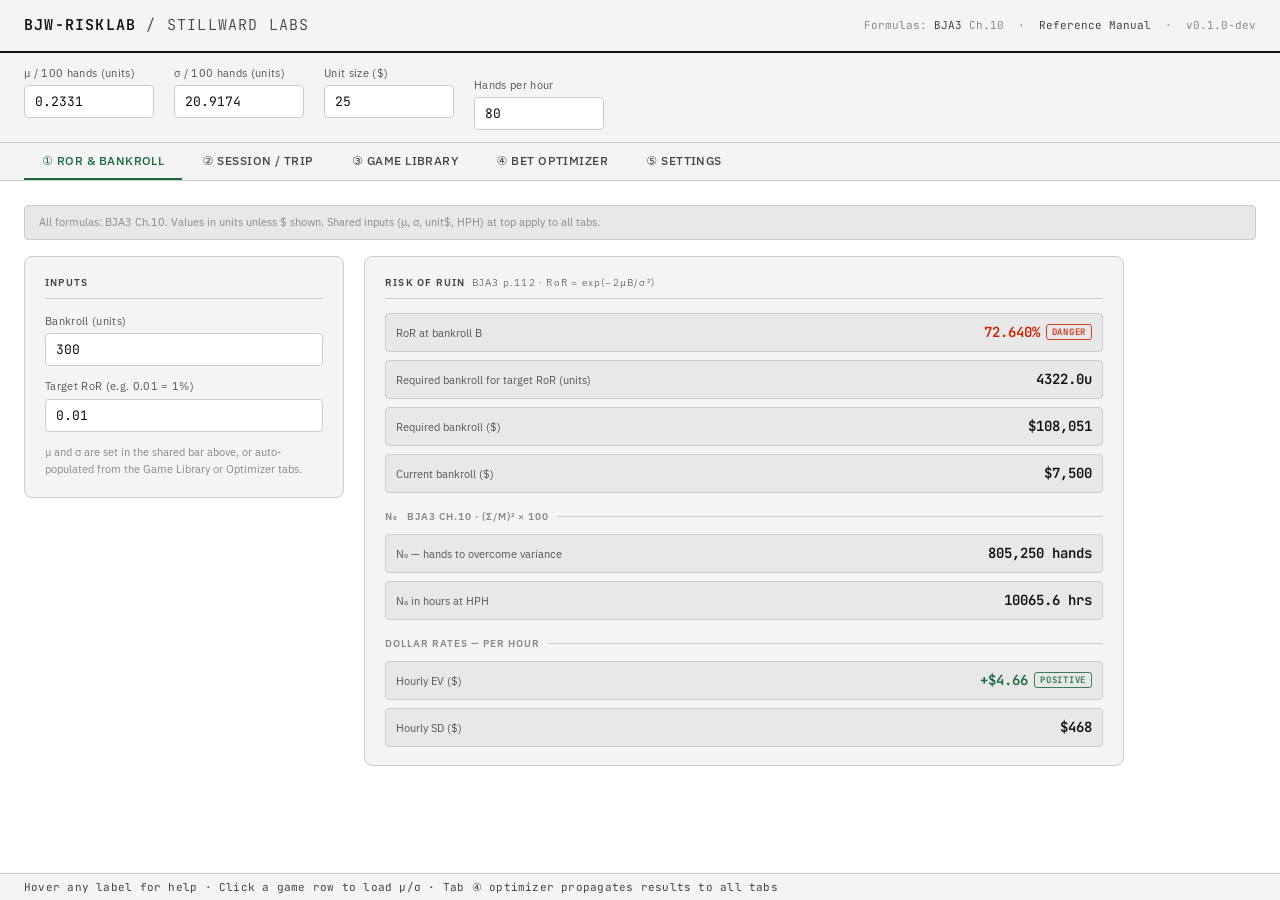
<file: index.html>
<!DOCTYPE html>

<html lang="en">
<head>
<meta charset="UTF-8">
<meta name="viewport" content="width=device-width, initial-scale=1.0">
<title>BJW-RiskLab — Blackjack Risk Calculator</title>
<link rel="preconnect" href="https://fonts.googleapis.com">
<link rel="preconnect" href="https://fonts.gstatic.com" crossorigin>
<link href="https://fonts.googleapis.com/css2?family=JetBrains+Mono:wght@300;400;600&family=IBM+Plex+Sans:wght@300;400;500;600&display=swap" rel="stylesheet">
<style>
:root{
  --bg:#ffffff;--bg-s:#f4f4f4;--bg-r:#e8e8e8;--bg-i:#ffffff;
  --brd:#cccccc;--brd-h:#aaaaaa;
  --acc:#1a6b3c;--acc-d:#145530;--acc-g:rgba(26,107,60,.10);
  --tx:#111111;--tx-d:#444444;--tx-m:#888888;--tx-l:#555555;
  --safe:#1a6b3c;--caut:#7a6400;--warn:#b05000;--dang:#cc2200;
  --fmono:'JetBrains Mono','Courier New',monospace;
  --fui:'IBM Plex Sans','Segoe UI',system-ui,sans-serif;
  --r:4px;--rl:8px;--tr:.15s ease;
}
*,*::before,*::after{box-sizing:border-box;margin:0;padding:0}
html{font-size:14px}
body{background:var(--bg);color:var(--tx);font-family:var(--fui);font-size:13px;line-height:1.5;min-height:100vh;display:flex;flex-direction:column}
.app-header{display:flex;align-items:center;gap:14px;padding:14px 24px;border-bottom:2px solid var(--tx);background:var(--bg-s);position:sticky;top:0;z-index:100;overflow:hidden}
.app-logo{font-family:var(--fmono);font-weight:600;font-size:15px;color:var(--tx);letter-spacing:.08em;text-transform:uppercase}
.app-logo span{color:var(--tx-d);font-weight:300}
.hdr-meta{margin-left:auto;font-size:11px;color:var(--tx-m);font-family:var(--fmono)}
.hdr-meta a{color:var(--tx-d);text-decoration:none;transition:color .15s}
.hdr-meta a:hover{color:var(--acc)}
.shared-bar{display:flex;gap:20px;align-items:flex-end;padding:12px 24px;background:var(--bg-s);border-bottom:1px solid var(--brd);flex-wrap:wrap}
.shared-bar .fg{display:flex;flex-direction:column;gap:4px;min-width:130px}
.tab-bar{display:flex;padding:0 24px;background:var(--bg-s);border-bottom:1px solid var(--brd);gap:2px;overflow-x:auto}
.tab-btn{font-family:var(--fui);font-size:12px;font-weight:500;letter-spacing:.04em;text-transform:uppercase;color:var(--tx-d);background:none;border:none;border-bottom:2px solid transparent;padding:10px 18px;cursor:pointer;transition:color var(--tr),border-color var(--tr);white-space:nowrap}
.tab-btn:hover{color:var(--tx)}
.tab-btn.active{color:var(--acc);border-bottom-color:var(--acc)}
.tab-content{flex:1}
.tab-pane{display:none;padding:24px;animation:fi .2s ease}
.tab-pane.active{display:block}
@keyframes fi{from{opacity:0}to{opacity:1}}
.cl{display:grid;grid-template-columns:320px 1fr;gap:20px;max-width:1100px}
@media(max-width:800px){.cl{grid-template-columns:1fr}}
.card{background:var(--bg-s);border:1px solid var(--brd);border-radius:var(--rl);padding:18px 20px}
.card+.card{margin-top:14px}
.ct{font-size:10px;font-weight:600;letter-spacing:.12em;text-transform:uppercase;color:var(--tx-d);margin-bottom:14px;padding-bottom:8px;border-bottom:1px solid var(--brd)}
.fg{display:flex;flex-direction:column;gap:4px;margin-bottom:12px}
.fg:last-child{margin-bottom:0}
label{font-size:11px;color:var(--tx-l);letter-spacing:.03em}
input[type=number],input[type=text],select{background:var(--bg-i);border:1px solid var(--brd);border-radius:var(--r);color:var(--tx);font-family:var(--fmono);font-size:13px;padding:7px 10px;width:100%;transition:border-color var(--tr),box-shadow var(--tr);outline:none;-moz-appearance:textfield}
input[type=number]:focus,input[type=text]:focus,select:focus{border-color:var(--acc-d);box-shadow:0 0 0 2px var(--acc-g)}
input[type=number]:hover,select:hover{border-color:var(--brd-h)}
select{cursor:pointer;appearance:none;background-image:url("data:image/svg+xml,%3Csvg xmlns='http://www.w3.org/2000/svg' width='10' height='6'%3E%3Cpath d='M0 0l5 6 5-6z' fill='%23888888'/%3E%3C/svg%3E");background-repeat:no-repeat;background-position:right 10px center;padding-right:28px}
.og{display:flex;flex-direction:column;gap:8px}
.or{display:flex;justify-content:space-between;align-items:baseline;gap:12px;padding:8px 10px;background:var(--bg-r);border-radius:var(--r);border:1px solid var(--brd);cursor:default}
.or:hover{border-color:var(--brd-h)}
.ol{font-size:11px;color:var(--tx-l);flex-shrink:0}
.ov{font-family:var(--fmono);font-size:14px;font-weight:600;color:var(--tx);text-align:right}
.vs{color:var(--safe)}.vc{color:var(--caut)}.vw{color:var(--warn)}.vd{color:var(--dang)}
.sd{font-size:10px;font-weight:600;letter-spacing:.1em;text-transform:uppercase;color:var(--tx-m);margin:16px 0 10px;display:flex;align-items:center;gap:8px}
.sd::after{content:'';flex:1;height:1px;background:var(--brd)}
.disc{background:var(--bg-r);border:1px solid var(--brd);border-radius:var(--r);padding:8px 14px;font-size:11px;color:var(--tx-m);margin-bottom:16px;line-height:1.5}
.lc{display:flex;gap:14px;flex-wrap:wrap;margin-bottom:14px;align-items:flex-end}
.lc .fg{min-width:130px;margin-bottom:0}
.ltw{overflow-x:auto;border:1px solid var(--brd);border-radius:var(--rl)}
table{width:100%;border-collapse:collapse;font-size:12px}
thead tr{background:var(--bg-r)}
th{font-size:10px;font-weight:600;letter-spacing:.08em;text-transform:uppercase;color:var(--tx-d);padding:9px 12px;text-align:left;border-bottom:1px solid var(--brd);white-space:nowrap;user-select:none}
th[data-sort]{cursor:pointer}
th[data-sort]:hover{color:var(--acc)}
td{padding:8px 12px;border-bottom:1px solid var(--brd);color:var(--tx);white-space:nowrap}
tr:last-child td{border-bottom:none}
tbody tr{cursor:pointer;transition:background var(--tr)}
tbody tr:hover{background:var(--bg-r)}
tbody tr.sel{background:rgba(26,107,60,.08);outline:1px solid var(--acc-d);outline-offset:-1px}
.nc{font-family:var(--fmono);text-align:right}
.le{text-align:center;color:var(--tx-m);padding:32px;font-style:italic}
.ln{margin-top:10px;font-size:11px;font-family:var(--fmono);color:var(--tx-m);min-height:18px}
.ln.vis{color:var(--acc-d)}
.rtw{overflow-x:auto;border:1px solid var(--brd);border-radius:var(--rl);margin-top:14px}
.pn{font-size:11px;font-family:var(--fmono);color:var(--tx-m);margin-top:10px;min-height:18px}
.pn.vis{color:var(--acc-d)}
.badge{font-size:9px;font-weight:700;letter-spacing:.08em;text-transform:uppercase;padding:1px 5px;border-radius:3px;margin-left:6px;vertical-align:middle;border:1px solid currentColor;opacity:.85}
.sg{display:grid;grid-template-columns:1fr 1fr;gap:20px;max-width:700px}
.sn{margin-top:24px;font-size:11px;color:var(--tx-m);line-height:1.6;max-width:600px;border-top:1px solid var(--brd);padding-top:14px}
.sn code{color:var(--tx-d);font-family:var(--fmono)}
.status-bar{background:var(--bg-s);border-top:1px solid var(--brd);padding:5px 24px;font-size:11px;font-family:var(--fmono);color:var(--tx-d);min-height:26px;letter-spacing:.02em}
.chip{display:inline-block;font-family:var(--fmono);font-size:10px;padding:1px 6px;border-radius:3px;background:var(--bg-r);border:1px solid var(--brd-h);color:var(--tx-d);margin-left:4px;vertical-align:middle}
.wtg{transition:opacity var(--tr)}
.wtg.hid{opacity:.3;pointer-events:none}
.cbr{display:flex;flex-direction:row;align-items:center;gap:10px;margin-bottom:12px}
.cbr input{width:auto}
.cbr label{color:var(--tx)}
::-webkit-scrollbar{width:6px;height:6px}
::-webkit-scrollbar-track{background:var(--bg-r)}
::-webkit-scrollbar-thumb{background:var(--brd-h);border-radius:3px}
</style>
</head>
<body>

<header class="app-header">
  <div class="app-logo">BJW&#x2011;RiskLab<span> / stillward labs</span></div>
  <div class="hdr-meta">Formulas: <a href="https://www.blackjackattack.com" target="_blank">BJA3</a> Ch.10 &nbsp;·&nbsp; <a href="help.html">Reference Manual</a> &nbsp;·&nbsp; v0.1.0-dev</div>
</header>

<div class="shared-bar">
  <div class="fg"><label for="mu100">μ / 100 hands (units)</label><input type="number" id="mu100" value="0.80" step="0.01" min="-5" max="10"></div>
  <div class="fg"><label for="sigma100">σ / 100 hands (units)</label><input type="number" id="sigma100" value="14.0" step="0.1" min="0.01" max="40"></div>
  <div class="fg"><label for="unit_size">Unit size ($)</label><input type="number" id="unit_size" value="25" step="5" min="1" max="100000"></div>
  <div class="fg"><label for="hph">Hands per hour</label><input type="number" id="hph" value="80" step="5" min="10" max="300"></div>
</div>

<nav class="tab-bar">
  <button class="tab-btn" data-tab="tab1">① RoR &amp; Bankroll</button>
  <button class="tab-btn" data-tab="tab2">② Session / Trip</button>
  <button class="tab-btn" data-tab="tab3">③ Game Library</button>
  <button class="tab-btn" data-tab="tab4">④ Bet Optimizer</button>
  <button class="tab-btn" data-tab="tab5">⑤ Settings</button>
</nav>

<main class="tab-content">

<!-- TAB 1 -->

<section class="tab-pane" id="tab1">
  <div class="disc">All formulas: BJA3 Ch.10. Values in units unless $ shown. Shared inputs (μ, σ, unit$, HPH) at top apply to all tabs.</div>
  <div class="cl">
    <div>
      <div class="card">
        <div class="ct">Inputs</div>
        <div class="fg"><label for="t1_bankroll">Bankroll (units)</label><input type="number" id="t1_bankroll" value="300" step="10" min="1"></div>
        <div class="fg"><label for="t1_targetRor">Target RoR (e.g. 0.01 = 1%)</label><input type="number" id="t1_targetRor" value="0.01" step="0.005" min="0.001" max="0.99"></div>
        <p style="font-size:11px;color:var(--tx-m);margin-top:10px;line-height:1.6">μ and σ are set in the shared bar above, or auto-populated from the Game Library or Optimizer tabs.</p>
      </div>
    </div>
    <div>
      <div class="card">
        <div class="ct">Risk of Ruin &nbsp;<span style="font-weight:300;text-transform:none">BJA3 p.112 · RoR = exp(−2μB/σ²)</span></div>
        <div class="og">
          <div class="or"><span class="ol">RoR at bankroll B</span><span class="ov" id="ror_out">—</span></div>
          <div class="or"><span class="ol">Required bankroll for target RoR (units)</span><span class="ov" id="req_bank_out">—</span></div>
          <div class="or"><span class="ol">Required bankroll ($)</span><span class="ov" id="req_bank_dollar">—</span></div>
          <div class="or"><span class="ol">Current bankroll ($)</span><span class="ov" id="bankroll_dollar">—</span></div>
        </div>
        <div class="sd">N₀ &nbsp; BJA3 Ch.10 · (σ/μ)² × 100</div>
        <div class="og">
          <div class="or"><span class="ol">N₀ — hands to overcome variance</span><span class="ov" id="n0_hands_out">—</span></div>
          <div class="or"><span class="ol">N₀ in hours at HPH</span><span class="ov" id="n0_hours_out">—</span></div>
        </div>
        <div class="sd">Dollar Rates — per hour</div>
        <div class="og">
          <div class="or"><span class="ol">Hourly EV ($)</span><span class="ov" id="ev_hr_out">—</span></div>
          <div class="or"><span class="ol">Hourly SD ($)</span><span class="ov" id="sd_hr_out">—</span></div>
        </div>
      </div>
    </div>
  </div>
</section>

<!-- TAB 2 -->

<section class="tab-pane" id="tab2">
  <div class="disc">Trip RoR: BJA3 p.132 (slight overestimate vs simulation). Goal probs: BJA3 p.136–139.</div>
  <div class="cl">
    <div>
      <div class="card">
        <div class="ct">Session Parameters</div>
        <div class="fg"><label for="t2_hours">Hours of play</label><input type="number" id="t2_hours" value="8" step="1" min="0.5" max="500"></div>
        <div class="fg"><label for="t2_stoploss">Stop-loss (units)</label><input type="number" id="t2_stoploss" value="200" step="10" min="1"></div>
        <div class="fg"><label for="t2_wingoal">Win goal (units)</label><input type="number" id="t2_wingoal" value="200" step="10" min="1"></div>
        <div class="fg"><label for="t2_confidence">Confidence level</label>
          <select id="t2_confidence">
            <option value="0.90">90%</option><option value="0.95" selected>95%</option>
            <option value="0.99">99%</option><option value="0.9545">95.45% (±2σ)</option>
            <option value="0.6827">68.27% (±1σ)</option>
          </select>
        </div>
        <div class="sd">Rarity Checker</div>
        <div class="fg"><label for="t2_actual">Actual result (units, optional)</label><input type="number" id="t2_actual" placeholder="e.g. -200 for a $5k loss at $25u"></div>
      </div>
    </div>
    <div>
      <div class="card">
        <div class="ct">Session Statistics</div>
        <div class="og">
          <div class="or"><span class="ol">Total hands</span><span class="ov" id="sess_hands_out">—</span></div>
          <div class="or"><span class="ol">Expected result (units)</span><span class="ov" id="sess_ev_u_out">—</span></div>
          <div class="or"><span class="ol">Expected result ($)</span><span class="ov" id="sess_ev_out">—</span></div>
          <div class="or"><span class="ol">Session SD (units)</span><span class="ov" id="sess_sd_u_out">—</span></div>
          <div class="or"><span class="ol">Session SD ($)</span><span class="ov" id="sess_sd_out">—</span></div>
        </div>
        <div class="sd">Result Range — at selected confidence</div>
        <div class="og">
          <div class="or"><span class="ol">Lower bound</span><span class="ov"><span id="range_lo_u">—</span> <span class="chip" id="range_lo_d">—</span></span></div>
          <div class="or"><span class="ol">Upper bound</span><span class="ov"><span id="range_hi_u">—</span> <span class="chip" id="range_hi_d">—</span></span></div>
          <div class="or"><span class="ol">Result rarity</span><span class="ov" id="rarity_out">— enter result above —</span></div>
        </div>
        <div class="sd">Risk &amp; Goals</div>
        <div class="og">
          <div class="or"><span class="ol">Trip RoR (BJA3 p.132)</span><span class="ov" id="trip_ror_out">—</span></div>
          <div class="or"><span class="ol">P(reach goal | no time limit)</span><span class="ov" id="goal_nt_out">—</span></div>
          <div class="or"><span class="ol">P(reach goal | within session)</span><span class="ov" id="goal_wt_out">—</span></div>
        </div>
      </div>
    </div>
  </div>
</section>

<!-- TAB 3 -->

<section class="tab-pane" id="tab3">
  <div class="disc">⚠ Values marked * are approximate placeholders — verify against BJA3 Ch.10 before production. Click any row to load μ/σ into all tabs.</div>
  <div class="lc">
    <div class="fg"><label for="lib_decks">Decks</label><select id="lib_decks"><option value="">All</option><option value="1">1D</option><option value="2">2D</option><option value="6">6D</option><option value="8">8D</option></select></div>
    <div class="fg"><label for="lib_s17">Dealer rule</label><select id="lib_s17"><option value="">S17 &amp; H17</option><option value="true">S17</option><option value="false">H17</option></select></div>
    <div class="fg"><label for="lib_style">Style</label><select id="lib_style"><option value="">All</option><option value="Play-All">Play-All</option><option value="Wong-In">Wong-In</option></select></div>
    <div class="fg"><label for="lib_spread">Max spread ≤</label><select id="lib_spread"><option value="">Any</option><option value="4">1–4</option><option value="6">1–6</option><option value="8">1–8</option><option value="12">1–12</option></select></div>
  </div>
  <div id="lib_sel" class="ln"></div>
  <div class="ltw">
    <table>
      <thead><tr><th data-sort="decks">Decks</th><th data-sort="s17">Rule</th><th>DAS/LS</th><th data-sort="pen_pct">Pen%</th><th data-sort="spread_max">Spread</th><th data-sort="style">Style</th><th data-sort="mu100">μ/100</th><th data-sort="sigma100">σ/100</th><th data-sort="score">SCORE ▾</th></tr></thead>
      <tbody id="lib_tbody"><tr><td colspan="9" class="le">Loading…</td></tr></tbody>
    </table>
  </div>
</section>

<!-- TAB 4 -->

<section class="tab-pane" id="tab4">
  <div class="disc">Optimizer uses Gaussian TC frequency approximation. Results propagate to Tabs 1 &amp; 2 automatically.</div>
  <div class="cl">
    <div>
      <div class="card">
        <div class="ct">Game Configuration</div>
        <div class="fg"><label for="t4_decks">Decks</label><select id="t4_decks"><option value="1">1</option><option value="2">2</option><option value="6" selected>6</option><option value="8">8</option></select></div>
        <div class="fg"><label for="t4_s17">Soft 17 rule</label><select id="t4_s17"><option value="true" selected>S17 (stands)</option><option value="false">H17 (hits)</option></select></div>
        <div class="fg"><label for="t4_das">Double After Split</label><select id="t4_das"><option value="true" selected>Yes</option><option value="false">No</option></select></div>
        <div class="fg"><label for="t4_ls">Late Surrender</label><select id="t4_ls"><option value="false" selected>No</option><option value="true">Yes</option></select></div>
        <div class="fg"><label for="t4_pen">Penetration (%)</label><input type="number" id="t4_pen" value="75" step="5" min="40" max="95"></div>
      </div>
      <div class="card">
        <div class="ct">Spread &amp; System</div>
        <div class="fg"><label for="t4_system">Counting system</label><select id="t4_system"><option value="Hi-Lo" selected>Hi-Lo</option><option value="K-O">K-O (Knock-Out)</option><option value="UBZII">Uston Balanced Zone II</option></select></div>
        <div class="fg"><label for="t4_spreadmin">Spread minimum (units)</label><input type="number" id="t4_spreadmin" value="1" step="1" min="1" max="20"></div>
        <div class="fg"><label for="t4_spreadmax">Spread maximum (units)</label><input type="number" id="t4_spreadmax" value="8" step="1" min="2" max="50"></div>
        <div class="fg"><label for="t4_steps">Bet steps</label><input type="number" id="t4_steps" value="4" step="1" min="2" max="10"></div>
        <div class="fg"><label for="t4_style">Play style</label><select id="t4_style"><option value="Play-All" selected>Play-All</option><option value="Wong-In">Wong-In</option></select></div>
        <div class="fg wtg" id="wtg"><label for="t4_wongintc">Wong-in at TC ≥</label><input type="number" id="t4_wongintc" value="1" step="1" min="-2" max="6"></div>
      </div>
    </div>
    <div>
      <div class="card">
        <div class="ct">Optimizer Results</div>
        <div class="og">
          <div class="or"><span class="ol">Optimized μ / 100 hands</span><span class="ov" id="opt_mu_out">—</span></div>
          <div class="or"><span class="ol">Optimized σ / 100 hands</span><span class="ov" id="opt_sigma_out">—</span></div>
          <div class="or"><span class="ol">SCORE (BJA3 Ch.10)</span><span class="ov" id="opt_score_out">—</span></div>
          <div class="or"><span class="ol">Desirability Index</span><span class="ov" id="opt_di_out">—</span></div>
          <div class="or"><span class="ol">Hourly EV ($)</span><span class="ov" id="opt_ev_out">—</span></div>
          <div class="or"><span class="ol">Hourly SD ($)</span><span class="ov" id="opt_sd_out">—</span></div>
        </div>
        <div id="opt_pn" class="pn"></div>
        <div class="sd">Optimal Bet Ramp</div>
        <div class="rtw">
          <table>
            <thead><tr><th>TC</th><th>Freq%</th><th>Edge%</th><th>Bet (u)</th><th>Bet ($)</th><th>EV/100h</th></tr></thead>
            <tbody id="ramp_tbody"></tbody>
          </table>
        </div>
      </div>
    </div>
  </div>
</section>

<!-- TAB 5 -->

<section class="tab-pane" id="tab5">
  <div class="sg">
    <div class="card">
      <div class="ct">Display</div>
      <div class="fg"><label for="settings_decimals">Decimal places</label><select id="settings_decimals"><option value="2">2</option><option value="3">3</option><option value="4" selected>4</option><option value="6">6</option></select></div>
      <div class="cbr"><input type="checkbox" id="settings_help" checked><label for="settings_help">Show status bar help text</label></div>
    </div>
    <div class="card">
      <div class="ct">About</div>
      <p style="font-size:12px;line-height:1.8;color:var(--tx-d)">
        <strong style="color:var(--tx)">BJW-RiskLab</strong> v0.1.0-dev<br>stillward labs<br><br>
        Replaces Blackjack Risk Manager (BJRM) by John Auston (1998–2002).<br>
        Formulas: Don Schlesinger, <em>Blackjack Attack: Playing the Pros' Way</em>, 3rd ed.<br>
        Normal CDF: Abramowitz &amp; Stegun, formula 26.2.17
      </p>
    </div>
  </div>
  <div class="sn">
    <strong>Data disclaimer:</strong> Game library values are approximate placeholders (marked *). Transcribe from BJA3 Ch.10 tables before production release.<br><br>
    <strong>Validation:</strong> See <code>VALIDATION_CVCX.md</code> at repo root for the full CVCX test suite.
  </div>
</section>

</main>

<footer class="status-bar" id="status-bar">
  Hover any label for help · Click a game row to load μ/σ · Tab ④ optimizer propagates results to all tabs
</footer>

<script>
// ================================================================
// MATH LIBRARY — all BJA3 formulas
// ================================================================
const RM=(()=>{
  function pdf(z){return Math.exp(-.5*z*z)/Math.sqrt(2*Math.PI);}
  // A&S 26.2.17
  function cdf(z){
    const a=Math.abs(z),t=1/(1+.2316419*a);
    const p=t*(.31938153+t*(-.356563782+t*(1.781477937+t*(-1.821255978+t*1.330274429))));
    const r=1-pdf(a)*p;return z>=0?r:1-r;
  }
  // Acklam rational approx
  function inv(p){
    if(p<=0)return-Infinity;if(p>=1)return Infinity;
    const a=[-3.969683028665376e1,2.209460984245205e2,-2.759285104469687e2,1.383577518672690e2,-3.066479806614716e1,2.506628277459239];
    const b=[-5.447609879822406e1,1.615858368580409e2,-1.556989798598866e2,6.680131188771972e1,-1.328068155288572e1];
    const c=[-7.784894002430293e-3,-3.223964580411365e-1,-2.400758277161838,-2.549732539343734,4.374664141464968,2.938163982698783];
    const d=[7.784695709041462e-3,3.224671290700398e-1,2.445134137142996,3.754408661907416];
    const pL=.02425,pH=1-pL;let q,r;
    if(p<pL){q=Math.sqrt(-2*Math.log(p));return(((((c[0]*q+c[1])*q+c[2])*q+c[3])*q+c[4])*q+c[5])/((((d[0]*q+d[1])*q+d[2])*q+d[3])*q+1);}
    if(p<=pH){q=p-.5;r=q*q;return(((((a[0]*r+a[1])*r+a[2])*r+a[3])*r+a[4])*r+a[5])*q/(((((b[0]*r+b[1])*r+b[2])*r+b[3])*r+b[4])*r+1);}
    q=Math.sqrt(-2*Math.log(1-p));return-(((((c[0]*q+c[1])*q+c[2])*q+c[3])*q+c[4])*q+c[5])/((((d[0]*q+d[1])*q+d[2])*q+d[3])*q+1);
  }
  function rorI(mu,sig,B){if(sig<=0)return NaN;if(mu<=0)return 1;return Math.min(1,Math.exp(-2*mu*B/(sig*sig)));}
  function reqB(mu,sig,rt){if(rt<=0)return Infinity;if(rt>=1)return 0;if(mu<=0||sig<=0)return Infinity;return-Math.log(rt)*sig*sig/(2*mu);}
  function n0(mu,sig){if(mu<=0||sig<=0)return Infinity;return Math.pow(sig/mu,2)*100;}
  function evHr(mu,hph,u){return(mu/100)*hph*u;}
  function sdSess(sig,N,u){if(N<=0||sig<=0)return 0;return sig*Math.sqrt(N/100)*u;}
  function mN(mu,N){return mu*(N/100);}
  function sN(sig,N){return sig*Math.sqrt(N/100);}
  function range(mu,sig,N,conf){const m=mN(mu,N),s=sN(sig,N),z=inv(.5+conf/2);return[m-z*s,m+z*s];}
  function rarity(mu,sig,N,R){const m=mN(mu,N),s=sN(sig,N);if(s===0)return R>=m?1:0;return cdf((R-m)/s);}
  function tripRoR(mu,sig,N,S){
    if(sig<=0||N<=0||S<=0)return 0;
    const m=mN(mu,N),s=sN(sig,N),s2=sig*sig;
    const z1=(-S-m)/s,z2=(-S+m)/s;
    const e=mu<=0?1:Math.exp(Math.max(-700,-2*mu*S/s2));
    return Math.min(1,Math.max(0,cdf(z1)+e*cdf(z2)));
  }
  function goalNT(mu,sig,S,G){
    if(sig<=0||S<=0||G<=0)return NaN;if(mu===0)return S/(S+G);
    const s2=sig*sig;
    const eS=Math.exp(Math.max(-700,Math.min(700,-2*mu*S/s2)));
    const eSG=Math.exp(Math.max(-700,Math.min(700,-2*mu*(S+G)/s2)));
    const dn=1-eSG;if(Math.abs(dn)<1e-15)return NaN;
    return Math.min(1,Math.max(0,(1-eS)/dn));
  }
  function goalWT(mu,sig,N,S,G){
    if(sig<=0||N<=0||S<=0||G<=0)return NaN;
    const m=mN(mu,N),s=sN(sig,N);
    return Math.min(1,Math.max(0,(1-cdf((G-m)/s))*(1-tripRoR(mu,sig,N,S))));
  }
  function score(mu,sig){if(sig<=0||mu<=0)return 0;return(mu*mu)/(sig*sig)*100;}
  function di(mu,sig,hph){return score(mu,sig)*hph/100;}
  return{cdf,inv,rorI,reqB,n0,evHr,sdSess,mN,sN,range,rarity,tripRoR,goalNT,goalWT,score,di};
})();

// ================================================================
// GAME LIBRARY
// ================================================================
const GAMES=[
  {id:'1D-S17-DAS-65-PA-1x4',decks:1,s17:true,das:true,ls:false,pen_pct:65,style:'Play-All',wongInTC:null,spread_max:4,mu100:1.08,sigma100:11.4},
  {id:'1D-S17-DAS-75-PA-1x4',decks:1,s17:true,das:true,ls:false,pen_pct:75,style:'Play-All',wongInTC:null,spread_max:4,mu100:1.28,sigma100:11.5},
  {id:'1D-S17-DAS-75-PA-1x6',decks:1,s17:true,das:true,ls:false,pen_pct:75,style:'Play-All',wongInTC:null,spread_max:6,mu100:1.52,sigma100:11.9},
  {id:'2D-S17-DAS-65-PA-1x4',decks:2,s17:true,das:true,ls:false,pen_pct:65,style:'Play-All',wongInTC:null,spread_max:4,mu100:0.68,sigma100:12.0},
  {id:'2D-S17-DAS-65-PA-1x6',decks:2,s17:true,das:true,ls:false,pen_pct:65,style:'Play-All',wongInTC:null,spread_max:6,mu100:0.92,sigma100:12.4},
  {id:'2D-S17-DAS-75-PA-1x4',decks:2,s17:true,das:true,ls:false,pen_pct:75,style:'Play-All',wongInTC:null,spread_max:4,mu100:0.88,sigma100:12.1},
  {id:'2D-S17-DAS-75-PA-1x6',decks:2,s17:true,das:true,ls:false,pen_pct:75,style:'Play-All',wongInTC:null,spread_max:6,mu100:1.15,sigma100:12.5},
  {id:'2D-S17-DAS-75-PA-1x8',decks:2,s17:true,das:true,ls:false,pen_pct:75,style:'Play-All',wongInTC:null,spread_max:8,mu100:1.32,sigma100:12.9},
  {id:'2D-H17-DAS-75-PA-1x6',decks:2,s17:false,das:true,ls:false,pen_pct:75,style:'Play-All',wongInTC:null,spread_max:6,mu100:0.98,sigma100:12.4},
  {id:'2D-S17-DAS-83-PA-1x8',decks:2,s17:true,das:true,ls:false,pen_pct:83,style:'Play-All',wongInTC:null,spread_max:8,mu100:1.55,sigma100:13.0},
  {id:'2D-S17-DAS-75-W1-1x8',decks:2,s17:true,das:true,ls:false,pen_pct:75,style:'Wong-In',wongInTC:1,spread_max:8,mu100:1.62,sigma100:16.4},
  {id:'6D-S17-DAS-65-PA-1x4',decks:6,s17:true,das:true,ls:false,pen_pct:65,style:'Play-All',wongInTC:null,spread_max:4,mu100:0.31,sigma100:13.4},
  {id:'6D-S17-DAS-65-PA-1x8',decks:6,s17:true,das:true,ls:false,pen_pct:65,style:'Play-All',wongInTC:null,spread_max:8,mu100:0.63,sigma100:14.0},
  {id:'6D-S17-DAS-75-PA-1x4',decks:6,s17:true,das:true,ls:false,pen_pct:75,style:'Play-All',wongInTC:null,spread_max:4,mu100:0.44,sigma100:13.5},
  {id:'6D-S17-DAS-75-PA-1x6',decks:6,s17:true,das:true,ls:false,pen_pct:75,style:'Play-All',wongInTC:null,spread_max:6,mu100:0.67,sigma100:13.9},
  {id:'6D-S17-DAS-75-PA-1x8',decks:6,s17:true,das:true,ls:false,pen_pct:75,style:'Play-All',wongInTC:null,spread_max:8,mu100:0.80,sigma100:14.1},
  {id:'6D-S17-DAS-75-PA-1x12',decks:6,s17:true,das:true,ls:false,pen_pct:75,style:'Play-All',wongInTC:null,spread_max:12,mu100:0.98,sigma100:15.6},
  {id:'6D-H17-DAS-75-PA-1x8',decks:6,s17:false,das:true,ls:false,pen_pct:75,style:'Play-All',wongInTC:null,spread_max:8,mu100:0.58,sigma100:14.0},
  {id:'6D-S17-DAS-83-PA-1x6',decks:6,s17:true,das:true,ls:false,pen_pct:83,style:'Play-All',wongInTC:null,spread_max:6,mu100:0.82,sigma100:14.0},
  {id:'6D-S17-DAS-83-PA-1x8',decks:6,s17:true,das:true,ls:false,pen_pct:83,style:'Play-All',wongInTC:null,spread_max:8,mu100:0.98,sigma100:14.2},
  {id:'6D-S17-DAS-83-PA-1x12',decks:6,s17:true,das:true,ls:false,pen_pct:83,style:'Play-All',wongInTC:null,spread_max:12,mu100:1.20,sigma100:15.8},
  {id:'6D-S17-DAS-75-W1-1x8',decks:6,s17:true,das:true,ls:false,pen_pct:75,style:'Wong-In',wongInTC:1,spread_max:8,mu100:1.15,sigma100:17.2},
  {id:'6D-S17-DAS-75-W1-1x12',decks:6,s17:true,das:true,ls:false,pen_pct:75,style:'Wong-In',wongInTC:1,spread_max:12,mu100:1.40,sigma100:19.0},
  {id:'6D-S17-DAS-83-W1-1x12',decks:6,s17:true,das:true,ls:false,pen_pct:83,style:'Wong-In',wongInTC:1,spread_max:12,mu100:1.65,sigma100:19.4},
  {id:'6D-S17-DAS-LS-75-PA-1x8',decks:6,s17:true,das:true,ls:true,pen_pct:75,style:'Play-All',wongInTC:null,spread_max:8,mu100:0.92,sigma100:13.8},
  {id:'8D-S17-DAS-65-PA-1x6',decks:8,s17:true,das:true,ls:false,pen_pct:65,style:'Play-All',wongInTC:null,spread_max:6,mu100:0.38,sigma100:14.1},
  {id:'8D-S17-DAS-75-PA-1x6',decks:8,s17:true,das:true,ls:false,pen_pct:75,style:'Play-All',wongInTC:null,spread_max:6,mu100:0.50,sigma100:14.2},
  {id:'8D-S17-DAS-75-PA-1x8',decks:8,s17:true,das:true,ls:false,pen_pct:75,style:'Play-All',wongInTC:null,spread_max:8,mu100:0.63,sigma100:14.4},
  {id:'8D-S17-DAS-75-PA-1x12',decks:8,s17:true,das:true,ls:false,pen_pct:75,style:'Play-All',wongInTC:null,spread_max:12,mu100:0.80,sigma100:16.0},
  {id:'8D-S17-DAS-83-PA-1x8',decks:8,s17:true,das:true,ls:false,pen_pct:83,style:'Play-All',wongInTC:null,spread_max:8,mu100:0.78,sigma100:14.5},
  {id:'8D-S17-DAS-83-PA-1x12',decks:8,s17:true,das:true,ls:false,pen_pct:83,style:'Play-All',wongInTC:null,spread_max:12,mu100:0.97,sigma100:16.2},
  {id:'8D-S17-DAS-75-W1-1x12',decks:8,s17:true,das:true,ls:false,pen_pct:75,style:'Wong-In',wongInTC:1,spread_max:12,mu100:1.10,sigma100:19.5},
  {id:'8D-S17-DAS-83-W1-1x12',decks:8,s17:true,das:true,ls:false,pen_pct:83,style:'Wong-In',wongInTC:1,spread_max:12,mu100:1.30,sigma100:20.0},
];

// ================================================================
// BET OPTIMIZER
// ================================================================
const SYS={'Hi-Lo':{eTC:.005,base:-.005,sdU:1.15},'K-O':{eTC:.0048,base:-.005,sdU:1.15},'UBZII':{eTC:.0045,base:-.005,sdU:1.15}};
function tcFreqs(decks,pen){
  const sig=Math.max(.8,2/Math.sqrt(decks*(1-(pen/100)/2))*Math.sqrt(decks)),phi=RM.cdf,b=[];
  b.push({tc:-4,freq:phi(-3.5/sig)});
  for(let tc=-3;tc<=5;tc++)b.push({tc,freq:phi((tc+.5)/sig)-phi((tc-.5)/sig)});
  b.push({tc:6,freq:1-phi(5.5/sig)});
  return b;
}
function bAdj(s17,das,ls,d){
  let a=0;if(!s17)a-=.002;if(!das)a-=.0014;if(ls)a+=.0008;
  if(d===2)a+=.0019;if(d===1)a+=.0037;if(d===8)a-=.0005;return a;
}
function runOpt(p){
  const{decks=6,s17=true,das=true,ls=false,pen=75,smin=1,smax=8,steps=4,sys='Hi-Lo',style='Play-All',wong=1,br=300,hph=80,u=25}=p;
  const sy=SYS[sys]||SYS['Hi-Lo'];
  const be=sy.base+bAdj(s17,das,ls,decks);
  const ef=tcFreqs(decks,pen).map(b=>({...b,freq:style==='Wong-In'&&b.tc<wong?0:b.freq}));
  const s2=sy.sdU*sy.sdU;
  const lvls=[];for(let i=0;i<steps;i++)lvls.push(Math.round(smin+(i/(steps-1))*(smax-smin)));
  function snap(tc){
    const e=be+tc*sy.eTC;if(e<=0)return smin;
    const raw=(e/s2)*br,cl=Math.max(smin,Math.min(smax,raw));
    let best=lvls[0],bd=Infinity;for(const l of lvls){const d=Math.abs(l-cl);if(d<bd){bd=d;best=l;}}return best;
  }
  let prev=smin;
  const ramp=ef.map(b=>{const bet=Math.max(prev,snap(b.tc));prev=bet;return{tc:b.tc,bet,freq:b.freq,edge:be+b.tc*sy.eTC};});
  let sm=0,sv=0,sf=0;
  for(const b of ramp){sm+=b.freq*b.edge*b.bet;sv+=b.freq*s2*b.bet*b.bet;sf+=b.freq;}
  if(sf<1e-10)return{ramp,mu100:0,sigma100:0,sc:0,di:0,evH:0,sdH:0};
  const mu100=(sm/sf)*100,sigma100=Math.sqrt(Math.max(0,sv/sf))*Math.sqrt(100);
  return{ramp,mu100:+mu100.toFixed(4),sigma100:+sigma100.toFixed(4),
    sc:+RM.score(mu100,sigma100).toFixed(4),di:+RM.di(mu100,sigma100,hph).toFixed(4),
    evH:+RM.evHr(mu100,hph,u).toFixed(2),sdH:+RM.sdSess(sigma100,hph,u).toFixed(0)};
}

// ================================================================
// APP STATE & UI
// ================================================================
const S={mu:.80,sig:14.0,u:25,hph:80,B:300,rtgt:.01,hrs:8,sl:200,wg:200,act:null,conf:.95,selId:null,
  d4:6,s17:true,das:true,ls:false,pen:75,smin:1,smax:8,steps:4,sys:'Hi-Lo',style:'Play-All',wong:1,
  dp:4,showHelp:true};

function fmt(n,d){if(n===null||n===undefined||isNaN(n))return'—';if(!isFinite(n))return n>0?'∞':'-∞';return n.toFixed(d!==undefined?d:S.dp);}
function fP(p,d=2){if(p===null||isNaN(p))return'—';if(!isFinite(p))return p>0?'100.00%':'—';return(p*100).toFixed(d)+'%';}
function fD(n,d=0){if(n===null||isNaN(n)||!isFinite(n))return'—';const s=Math.abs(n).toFixed(d).replace(/\B(?=(\d{3})+(?!\d))/g,',');return(n<0?'-$':'$')+s;}
function fU(n,d=1){return fmt(n,d)+(isFinite(n)?'u':'');}
function fH(n){return !isFinite(n)||n>1e9?'∞':Math.round(n).toLocaleString()+' hands';}
function fHr(n){return !isFinite(n)||n>1e6?'∞':fmt(n,1)+' hrs';}
function rCls(r){if(r<=.01)return'vs';if(r<=.05)return'vc';if(r<=.135)return'vw';return'vd';}
function sCls(s){if(s>=.6)return'vs';if(s>=.3)return'vc';if(s>=.1)return'vw';return'vd';}
function rLabel(r){if(r<=.01)return'LOW';if(r<=.05)return'OK';if(r<=.135)return'HIGH';return'DANGER';}
function sLabel(s){if(s>=.6)return'STRONG';if(s>=.3)return'GOOD';if(s>=.1)return'WEAK';return'POOR';}
function goalLabel(p){return(isNaN(p)||!isFinite(p))?'':'  '+(p>=.5?'LIKELY':'UNLIKELY');}
function fDsign(n,d=2){if(n===null||isNaN(n)||!isFinite(n))return'—';const s=Math.abs(n).toFixed(d).replace(/\B(?=(\d{3})+(?!\d))/g,',');return(n<0?'−$':'+$')+s;}
function soH(id,val,cls){const e=g(id);if(!e)return;e.className='ov '+(cls||'');e.innerHTML=val;}
function g(id){return document.getElementById(id);}
function so(id,val,cls){const e=g(id);if(!e)return;e.textContent=val;e.className='ov '+(cls||'');}

const HELP={
  mu100:'Win Rate per 100 hands in units. Positive = player edge. Source: simulation or BJA3 Ch.10 Game Library.',
  sigma100:'SD per 100 hands in units. Always positive. Typical range: 12–20 units.',
  unit_size:'Dollar value of one betting unit. Used for all $ conversions throughout the app.',
  hph:'Hands Per Hour. Full table ≈ 60–80 HPH; heads-up ≈ 150–200 HPH.',
  t1_bankroll:'Total playing bankroll in units. RoR is computed for this bankroll level.',
  t1_targetRor:'Target RoR (0–1 decimal). Used to back-solve required bankroll. E.g. 0.01 = 1%.',
  t2_hours:'Session length in hours × HPH = total hands. Drives all session calculations.',
  t2_stoploss:'Stop-loss in units — amount at risk before walking away. Used for trip RoR.',
  t2_wingoal:'Win goal in units — used for goal probability calculations (BJA3 p.136–139).',
  t2_actual:'Your actual result in units (+won, −lost). Shows how rare your result was.',
  t2_confidence:'Confidence level for the result range. 95% = 95% of results fall within the band.',
  t4_pen:'Cards dealt as % of shoe. More penetration → better for counters.',
  t4_system:'Counting system. All three are Level 1 balanced (or near-balanced) systems.',
  t4_spreadmin:'Minimum bet in units (cover bet at neutral/negative counts).',
  t4_spreadmax:'Maximum bet in units (top bet at high true counts).',
  t4_steps:'Number of distinct bet sizes. More steps = smoother ramp but harder to execute.',
};
function setHelp(txt){if(!S.showHelp)return;const b=g('status-bar');if(b)b.textContent=txt||'';}

function switchTab(id){
  document.querySelectorAll('.tab-btn').forEach(b=>b.classList.remove('active'));
  document.querySelectorAll('.tab-pane').forEach(p=>p.classList.remove('active'));
  const btn=document.querySelector(`.tab-btn[data-tab="${id}"]`);
  if(btn)btn.classList.add('active');
  const pane=g(id);if(pane)pane.classList.add('active');
  if(id==='tab3')renderLib();
}

function cT1(){
  const{mu:mu,sig,u,hph,B,rtgt}=S;
  const ror=RM.rorI(mu,sig,B);
  const rc=rCls(ror);
  soH('ror_out',fP(ror,3)+'<span class="badge">'+rLabel(ror)+'</span>',rc);
  const rb=RM.reqB(mu,sig,rtgt);
  so('req_bank_out',fU(rb,1),'');so('req_bank_dollar',fD(rb*u),'');
  so('bankroll_dollar',fD(B*u),'');
  const n0=RM.n0(mu,sig);
  so('n0_hands_out',fH(n0),'');so('n0_hours_out',fHr(hph>0?n0/hph:Infinity),'');
  const ev=RM.evHr(mu,hph,u);
  soH('ev_hr_out',fDsign(ev,2)+(ev>0?'<span class="badge">POSITIVE</span>':'<span class="badge">NEGATIVE</span>'),ev>0?'vs':'vd');
  so('sd_hr_out',fD(RM.sdSess(sig,hph,u),0),'');
}

function cT2(){
  const{mu,sig,u,hph,hrs,sl,wg,conf,act}=S;
  const N=Math.round(hrs*hph);
  const mn=RM.mN(mu,N),sn=RM.sN(sig,N);
  so('sess_hands_out',N.toLocaleString()+' hands','');
  soH('sess_ev_u_out',(mn>=0?'+':'\u2212')+fU(Math.abs(mn),2),mn>=0?'vs':'vd');
  soH('sess_ev_out',fDsign(mn*u,0),mn>=0?'vs':'vd');
  so('sess_sd_u_out',fU(sn,2),'');so('sess_sd_out',fD(sn*u,0),'');
  const[lo,hi]=RM.range(mu,sig,N,conf);
  g('range_lo_u').textContent=(lo>=0?'+':'')+fU(lo,1);g('range_lo_u').className=lo<0?'vd':'vs';
  g('range_hi_u').textContent='+'+fU(hi,1);g('range_hi_u').className='vs';
  g('range_lo_d').textContent=fDsign(lo*u,0);g('range_hi_d').textContent=fDsign(hi*u,0);
  if(act!==null&&!isNaN(act)){
    const r=RM.rarity(mu,sig,N,act);
    const str=act<mn?`P(result \u2264 ${fmt(act,1)}u) = ${fP(r,3)}`:`P(result \u2265 ${fmt(act,1)}u) = ${fP(1-r,3)}`;
    so('rarity_out',str,act<mn?'vd':'vs');
  }else so('rarity_out','— enter result above —','');
  const tr=RM.tripRoR(mu,sig,N,sl);
  const tc=rCls(tr);
  soH('trip_ror_out',fP(tr,3)+'<span class="badge">'+rLabel(tr)+'</span>',tc);
  const gnt=RM.goalNT(mu,sig,sl,wg);
  const gwt=RM.goalWT(mu,sig,N,sl,wg);
  soH('goal_nt_out',fP(gnt,2)+(isNaN(gnt)?'':'<span class="badge">'+(gnt>=.5?'LIKELY':'UNLIKELY')+'</span>'),gnt>=.5?'vs':'vw');
  soH('goal_wt_out',fP(gwt,2)+(isNaN(gwt)?'':'<span class="badge">'+(gwt>=.5?'LIKELY':'UNLIKELY')+'</span>'),gwt>=.5?'vs':'vw');
}

let lsort='score',lasc=false;
function renderLib(){
  const dec=g('lib_decks').value,s17=g('lib_s17').value,style=g('lib_style').value,spr=g('lib_spread').value;
  let gs=GAMES.filter(x=>{
    if(dec&&x.decks!==parseInt(dec))return false;
    if(s17!==''&&x.s17!==(s17==='true'))return false;
    if(style&&x.style!==style)return false;
    if(spr&&x.spread_max>parseInt(spr))return false;
    return true;
  }).map(x=>({...x,score:RM.score(x.mu100,x.sigma100),di:RM.di(x.mu100,x.sigma100,S.hph)}));
  gs.sort((a,b)=>{let av=a[lsort],bv=b[lsort];if(typeof av==='string'){av=av.toLowerCase();bv=bv.toLowerCase();}return lasc?(av>bv?1:-1):(av<bv?1:-1);});
  const tb=g('lib_tbody');tb.innerHTML='';
  if(!gs.length){tb.innerHTML='<tr><td colspan="9" class="le">No games match filters.</td></tr>';return;}
  gs.forEach(row=>{
    const tr=document.createElement('tr');
    if(S.selId===row.id)tr.classList.add('sel');
    tr.innerHTML=`<td>${row.decks}D</td><td>${row.s17?'S17':'H17'}</td><td>${row.das?'✓':'—'}${row.ls?' LS':''}</td><td>${row.pen_pct}%</td><td>1–${row.spread_max}</td><td>${row.style==='Wong-In'?'Wong+'+row.wongInTC:'Play-All'}</td><td class="nc">${fmt(row.mu100,3)}</td><td class="nc">${fmt(row.sigma100,2)}</td><td class="nc ${sCls(row.score)}">${fmt(row.score,3)}</td>`;
    tr.addEventListener('click',()=>{
      S.selId=row.id;S.mu=row.mu100;S.sig=row.sigma100;
      g('mu100').value=row.mu100;g('sigma100').value=row.sigma100;
      cT1();cT2();renderLib();
      const n=g('lib_sel');if(n){n.textContent=`Selected: ${row.decks}D ${row.s17?'S17':'H17'} ${row.pen_pct}% 1–${row.spread_max} ${row.style}  →  μ=${row.mu100}, σ=${row.sigma100}`;n.classList.add('vis');}
    });
    tb.appendChild(tr);
  });
}

function cT4(){
  const r=runOpt({decks:S.d4,s17:S.s17,das:S.das,ls:S.ls,pen:S.pen,smin:S.smin,smax:S.smax,steps:S.steps,sys:S.sys,style:S.style,wong:S.wong,br:S.B,hph:S.hph,u:S.u});
  so('opt_mu_out',fmt(r.mu100,4),'');so('opt_sigma_out',fmt(r.sigma100,4),'');
  soH('opt_score_out',fmt(r.sc,4)+'<span class="badge">'+sLabel(r.sc)+'</span>',sCls(r.sc));
  so('opt_di_out',fmt(r.di,4),'');
  soH('opt_ev_out',fDsign(r.evH,2)+(r.evH>0?'<span class="badge">POSITIVE</span>':'<span class="badge">NEGATIVE</span>'),r.evH>0?'vs':'vd');
  so('opt_sd_out',fD(parseFloat(r.sdH),0),'');
  const tb=g('ramp_tbody');tb.innerHTML='';
  const tf=r.ramp.reduce((s,b)=>s+b.freq,0);
  r.ramp.forEach(b=>{
    if(b.freq<.0005&&b.bet===S.smin)return;
    const tr2=document.createElement('tr');
    const tl=b.tc>=6?'\u2265+6':b.tc<=-4?'\u2264\u22124':(b.tc>=0?'+':'')+b.tc;
    const fp=tf>0?((b.freq/tf)*100).toFixed(1)+'%':'—';
    const edgePct=(b.edge>=0?'+':'\u2212')+Math.abs(b.edge*100).toFixed(2)+'%';
    const evSign=(b.edge*b.bet>=0?'+':'\u2212');
    const evAbs=fD(Math.abs(b.edge*b.bet*S.u*100),0);
    tr2.innerHTML=`<td class="nc">${tl}</td><td class="nc">${fp}</td><td class="nc ${b.edge>0?'vs':'vd'}">${edgePct}</td><td class="nc">${b.bet}u</td><td class="nc">${fD(b.bet*S.u)}</td><td class="nc ${b.edge*b.bet>0?'vs':'vd'}">${evSign}${evAbs.replace('$','$')}</td>`;
    tb.appendChild(tr2);
  });
  S.mu=r.mu100;S.sig=r.sigma100;
  g('mu100').value=r.mu100;g('sigma100').value=r.sigma100;
  cT1();cT2();
  const n=g('opt_pn');if(n){n.textContent=`μ=${fmt(r.mu100,4)} and σ=${fmt(r.sigma100,4)} propagated to Tabs 1 & 2.`;n.classList.add('vis');}
}

function bind(id,key,type,cb){
  const e=g(id);if(!e)return;
  e.addEventListener('input',()=>{
    let v;
    if(type==='f')v=parseFloat(e.value);
    else if(type==='i')v=parseInt(e.value);
    else if(type==='b')v=e.value==='true';
    else v=e.value;
    if((type==='f'||type==='i')&&isNaN(v))return;
    S[key]=v;if(cb)cb();
  });
  const h=HELP[id]||HELP[key]||'';
  if(h){e.addEventListener('focus',()=>setHelp(h));e.addEventListener('mouseenter',()=>setHelp(h));}
}

function init(){
  bind('mu100','mu','f',()=>{cT1();cT2();});
  bind('sigma100','sig','f',()=>{cT1();cT2();});
  bind('unit_size','u','f',()=>{cT1();cT2();});
  bind('hph','hph','i',()=>{cT1();cT2();renderLib();});
  bind('t1_bankroll','B','f',cT1);
  bind('t1_targetRor','rtgt','f',cT1);
  bind('t2_hours','hrs','f',cT2);
  bind('t2_stoploss','sl','f',cT2);
  bind('t2_wingoal','wg','f',cT2);
  bind('t2_confidence','conf','f',cT2);
  const ai=g('t2_actual');
  if(ai)ai.addEventListener('input',()=>{const v=parseFloat(ai.value);S.act=isNaN(v)?null:v;cT2();});
  ['lib_decks','lib_s17','lib_style','lib_spread'].forEach(id=>{const e=g(id);if(e)e.addEventListener('change',renderLib);});
  document.querySelectorAll('th[data-sort]').forEach(th=>{
    th.addEventListener('click',()=>{
      if(lsort===th.dataset.sort)lasc=!lasc;else{lsort=th.dataset.sort;lasc=false;}
      renderLib();
    });
  });
  bind('t4_decks','d4','i',cT4);
  bind('t4_s17','s17','b',cT4);
  bind('t4_das','das','b',cT4);
  bind('t4_ls','ls','b',cT4);
  bind('t4_pen','pen','i',cT4);
  bind('t4_spreadmin','smin','i',cT4);
  bind('t4_spreadmax','smax','i',cT4);
  bind('t4_steps','steps','i',cT4);
  bind('t4_system','sys','s',cT4);
  bind('t4_style','style','s',cT4);
  bind('t4_wongintc','wong','i',cT4);
  document.querySelectorAll('.tab-btn').forEach(btn=>btn.addEventListener('click',()=>switchTab(btn.dataset.tab)));
  const dp=g('settings_decimals');if(dp)dp.addEventListener('change',()=>{S.dp=parseInt(dp.value);cT1();cT2();});
  const hb=g('settings_help');if(hb)hb.addEventListener('change',()=>{S.showHelp=hb.checked;const b=g('status-bar');if(b)b.style.display=hb.checked?'':'none';});
  const ss=g('t4_style'),wg2=g('wtg');
  function uW(){if(wg2)wg2.classList.toggle('hid',ss.value!=='Wong-In');}
  if(ss){ss.addEventListener('change',uW);uW();}
  cT1();cT2();cT4();
  switchTab('tab1');
}

document.addEventListener('DOMContentLoaded',init);
</script>

</body>
</html>
</file>
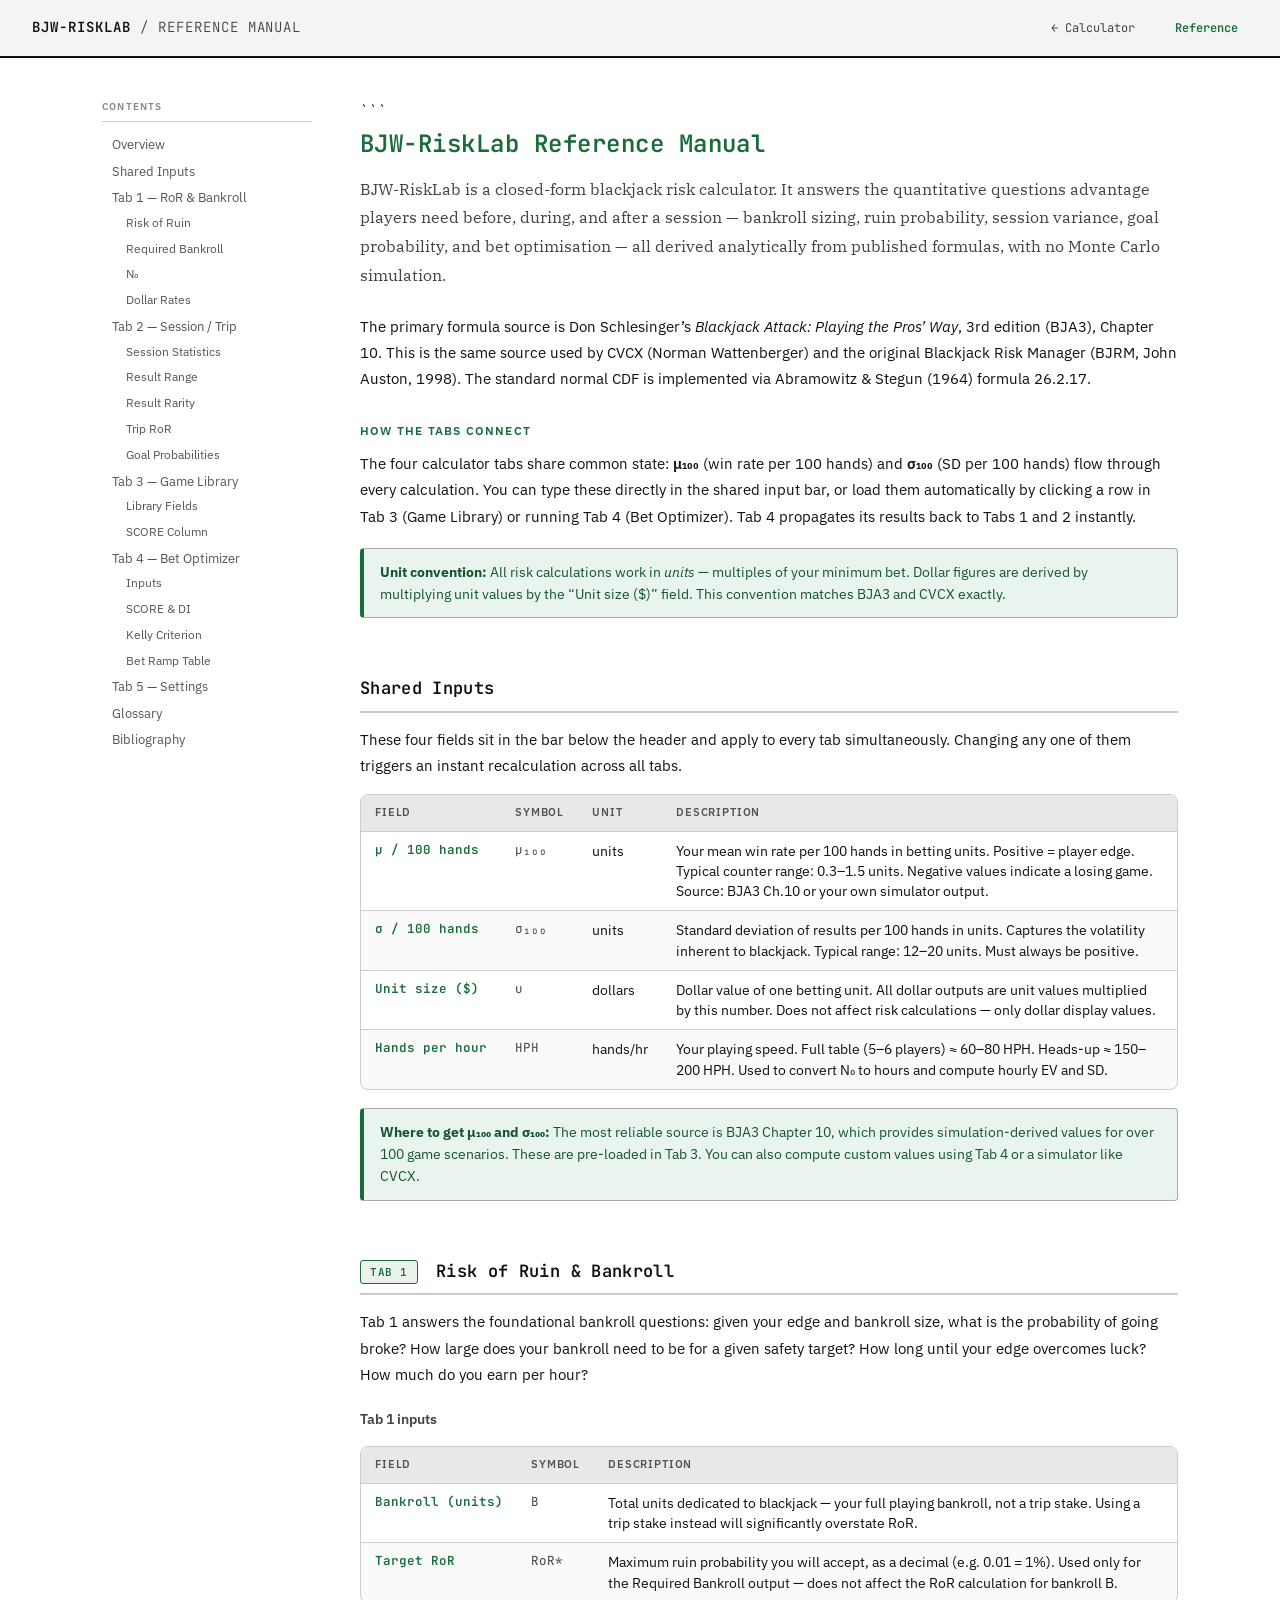
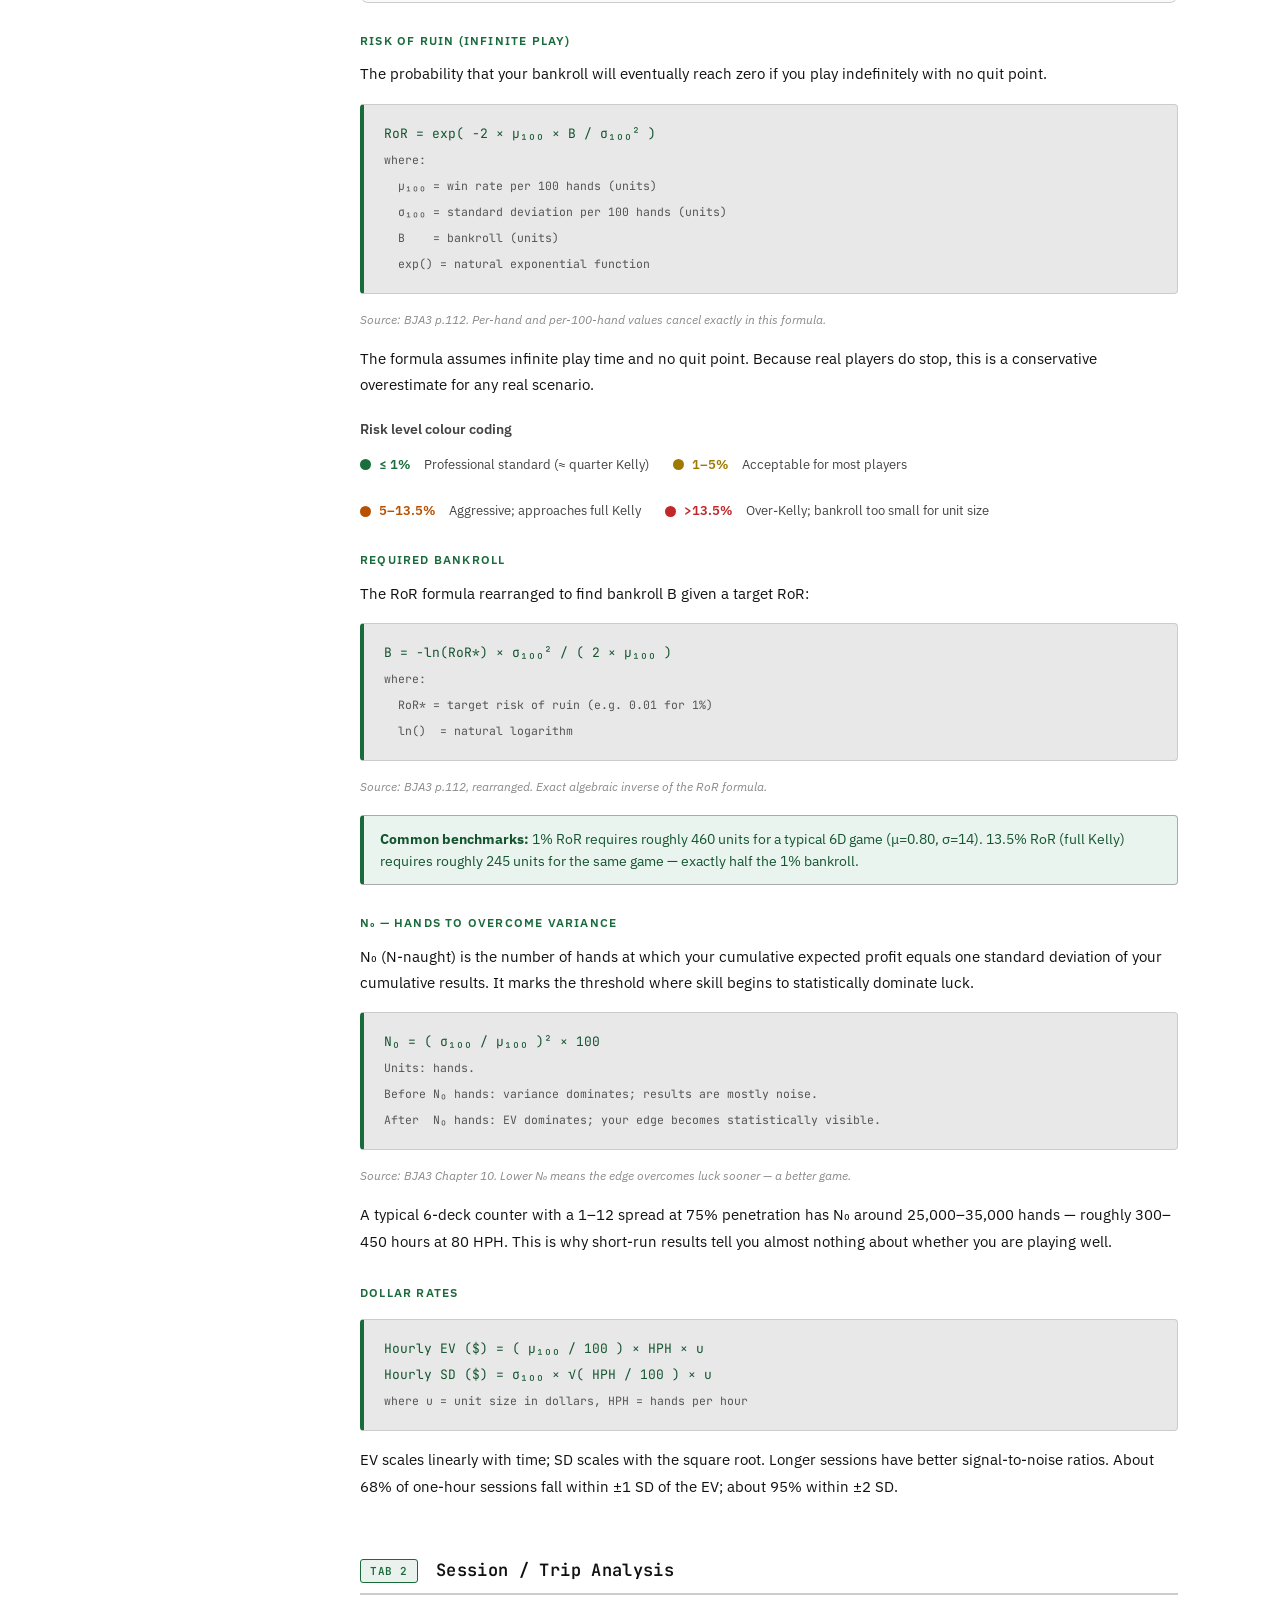
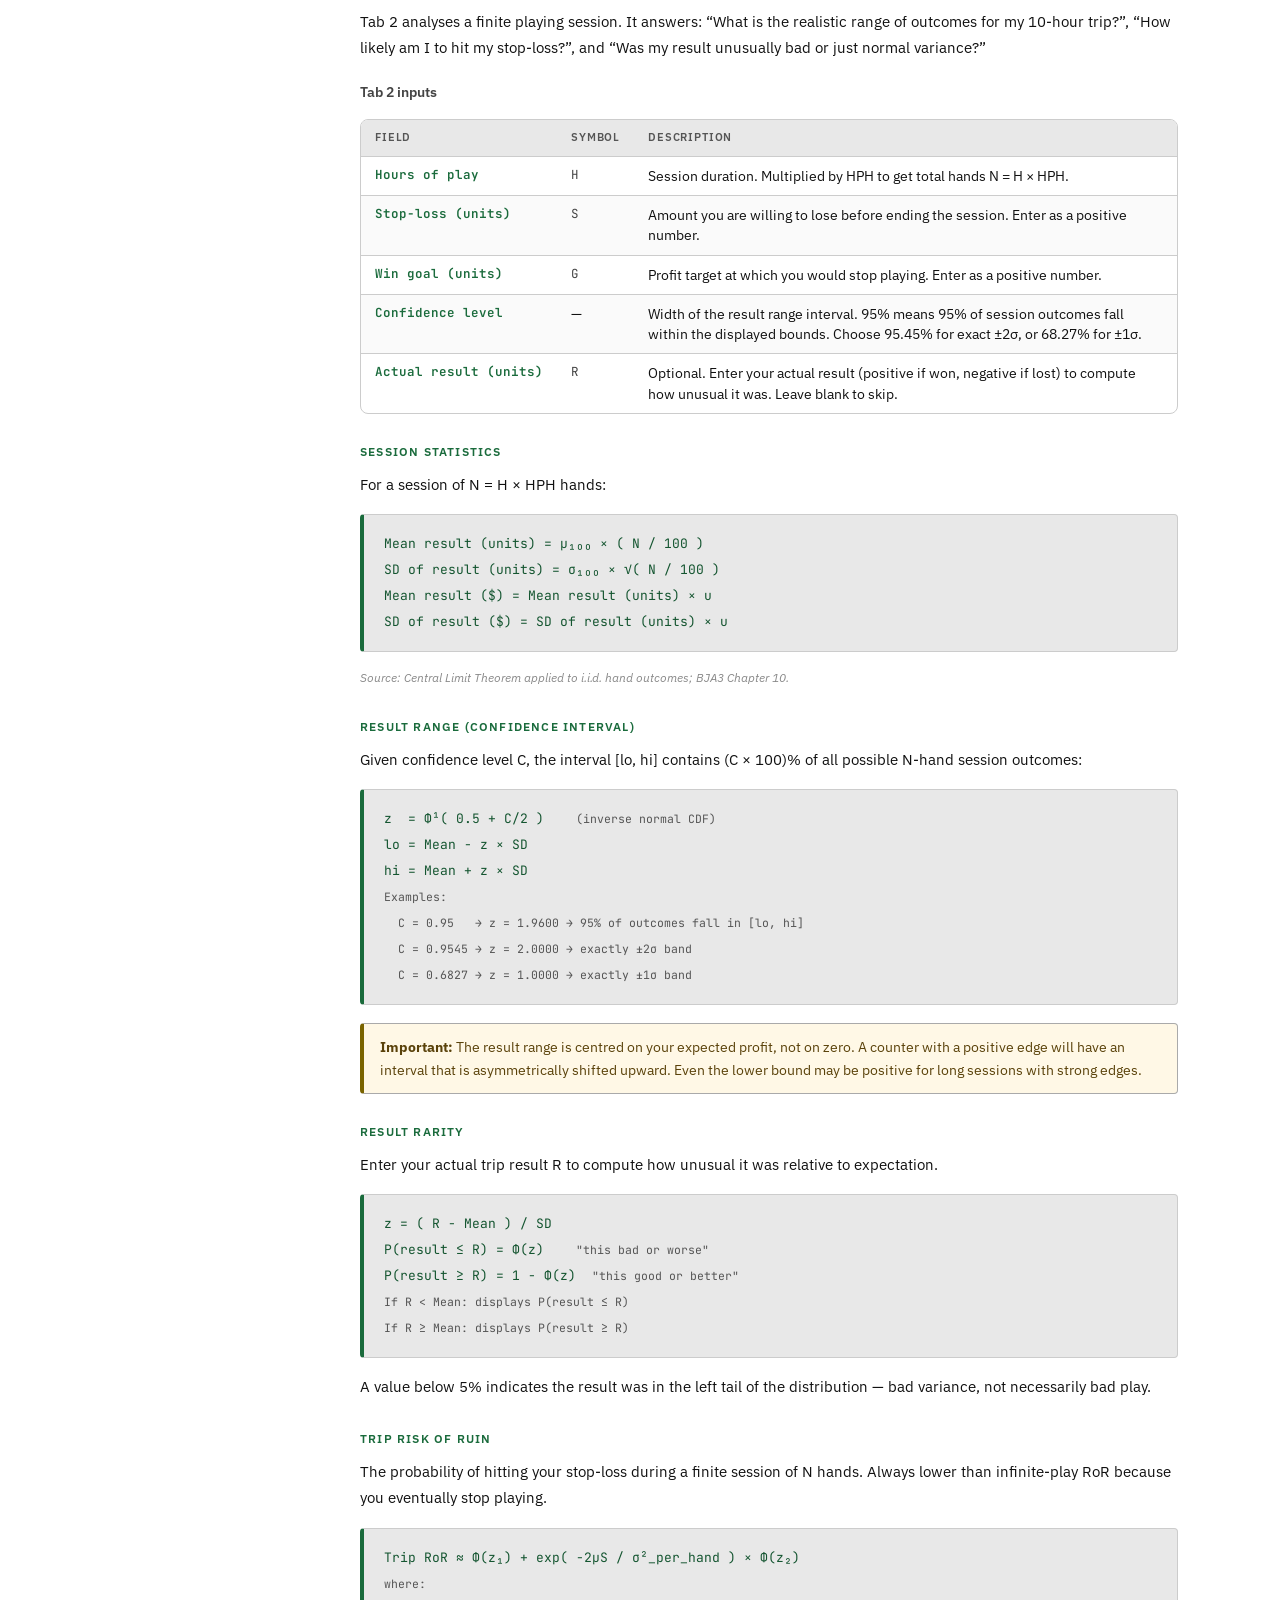
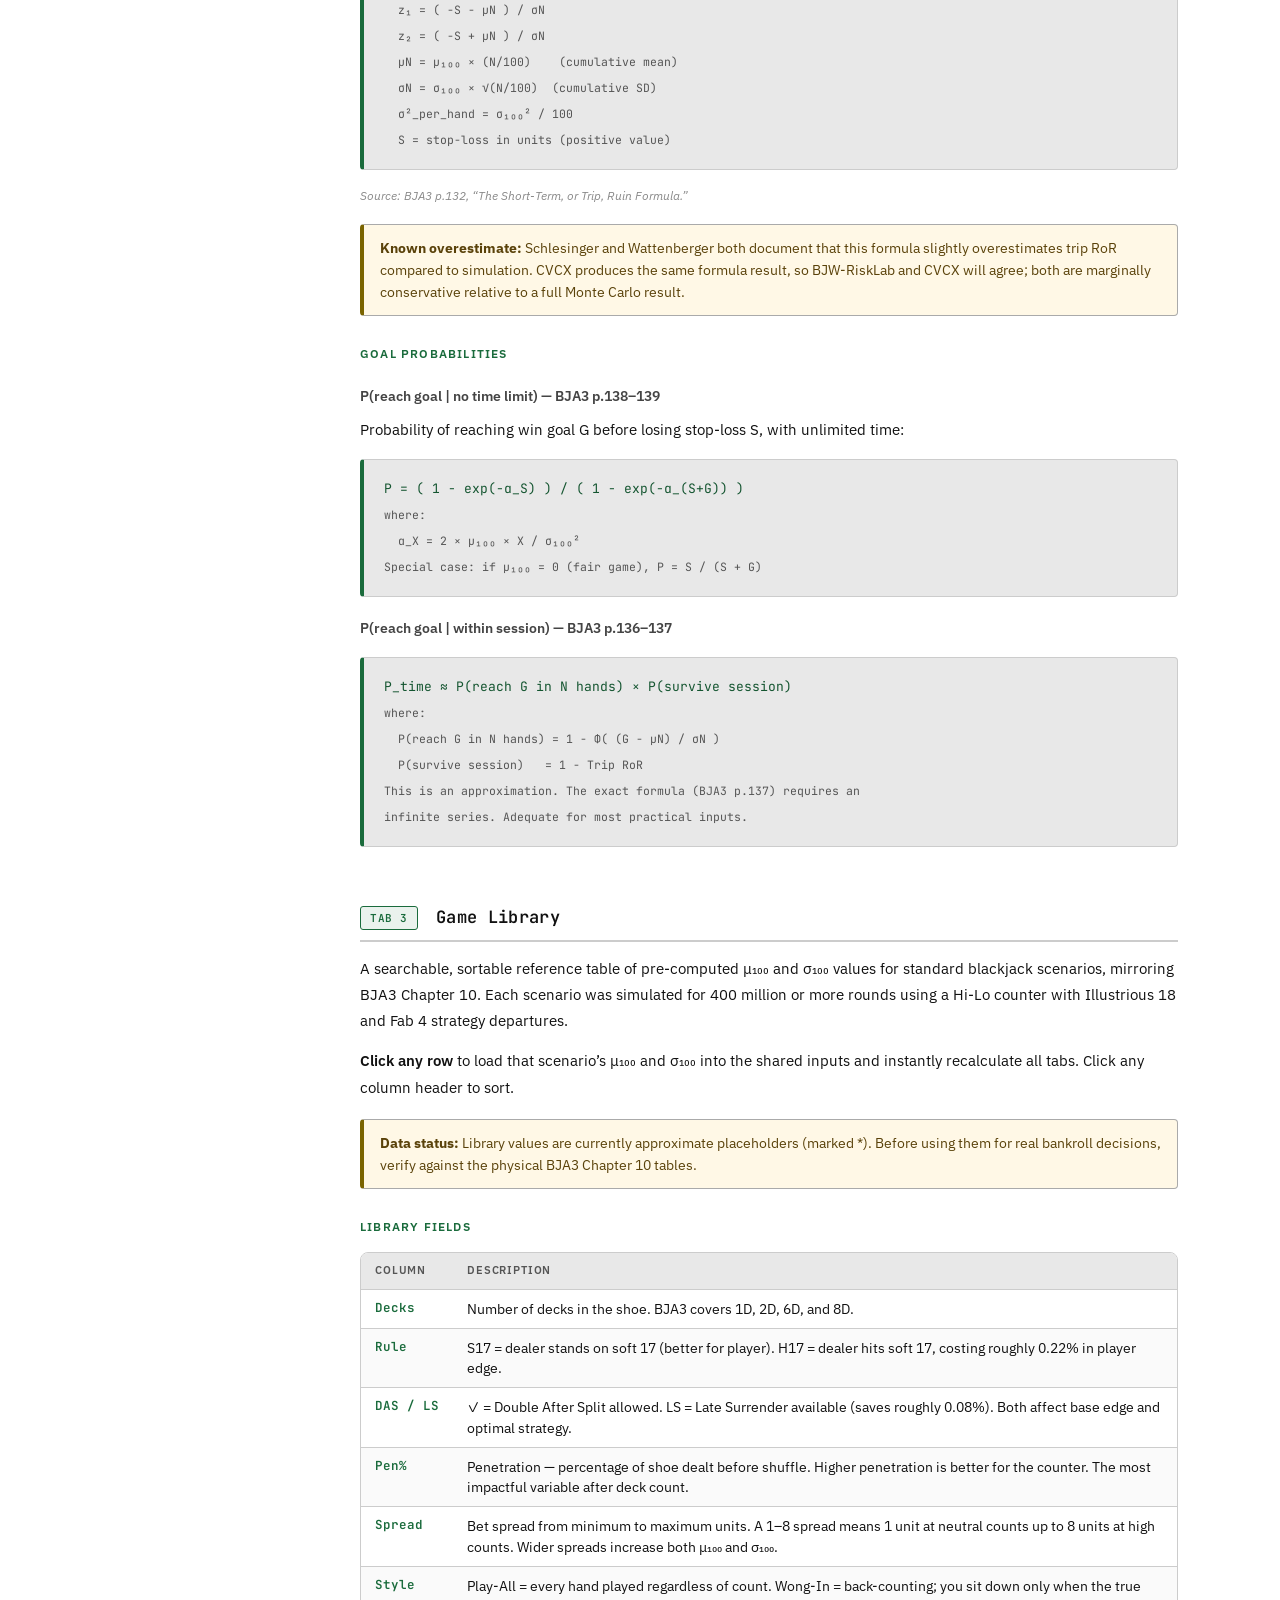
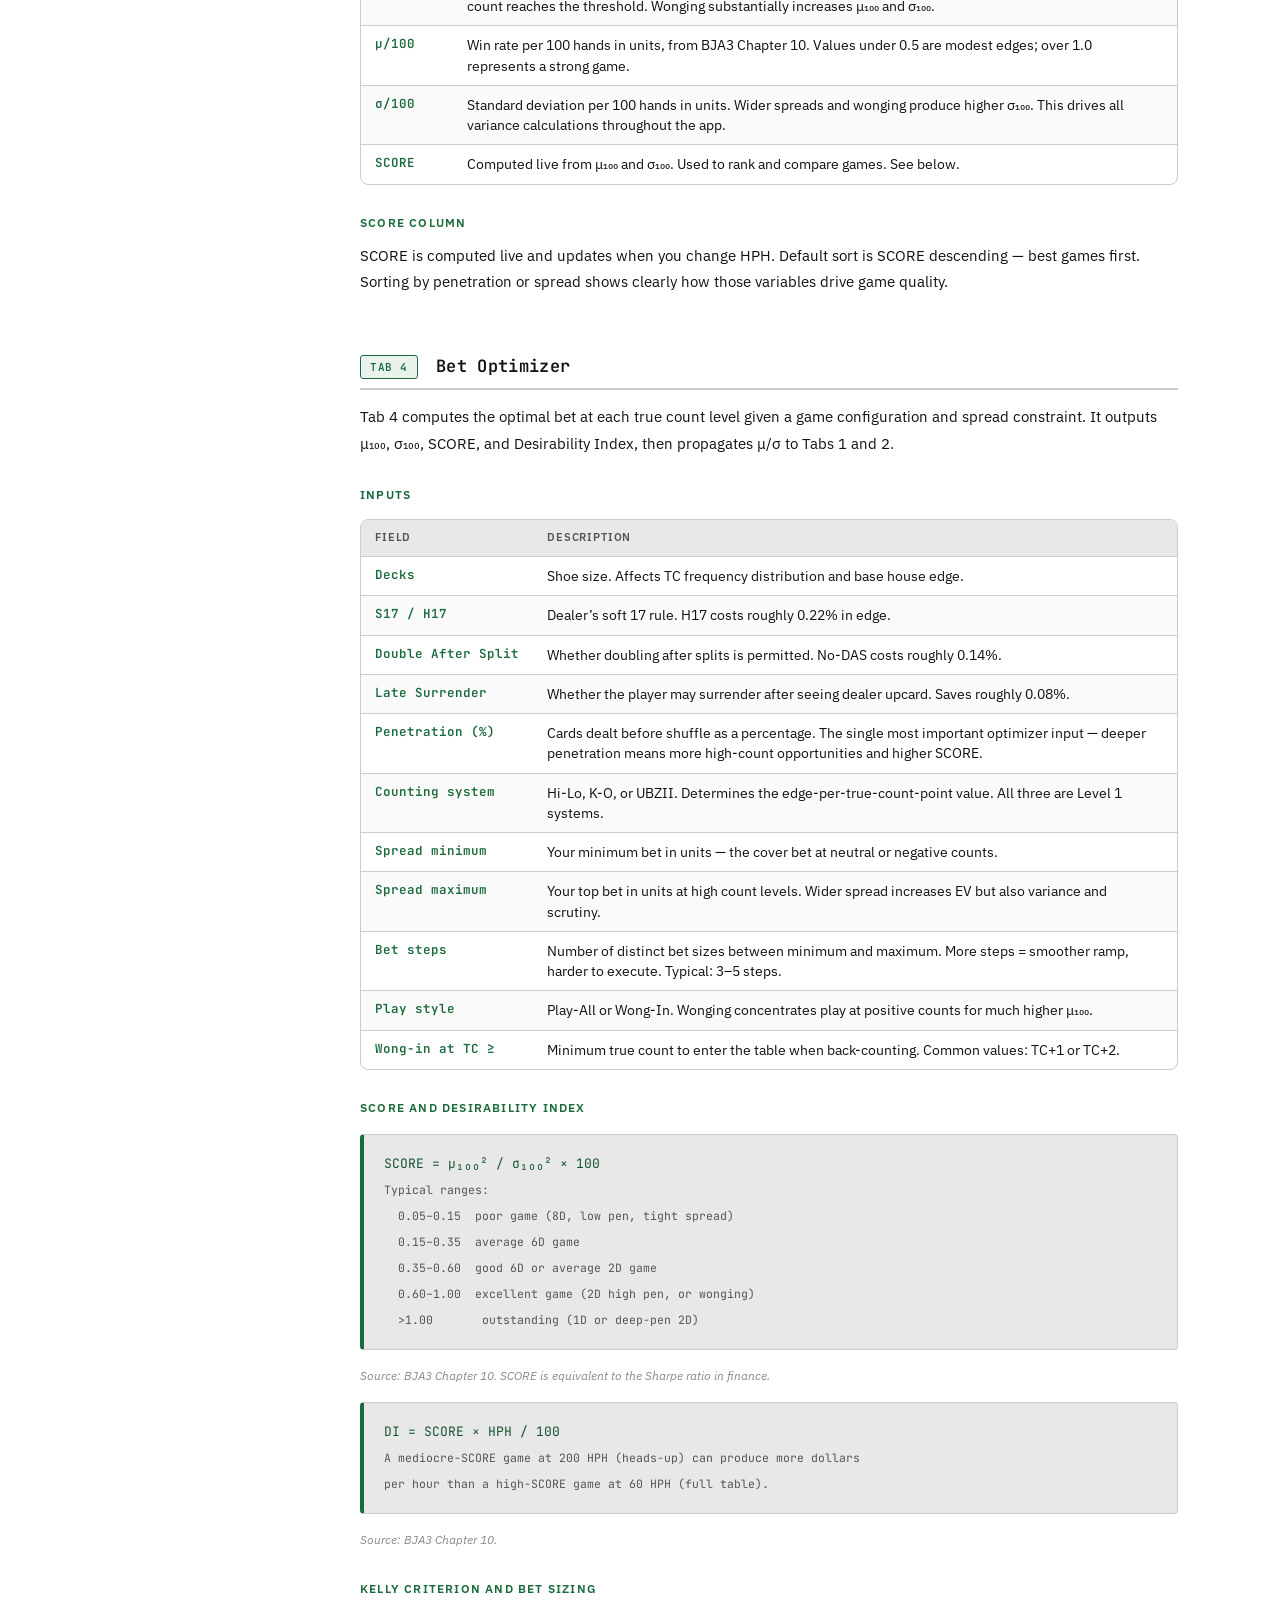
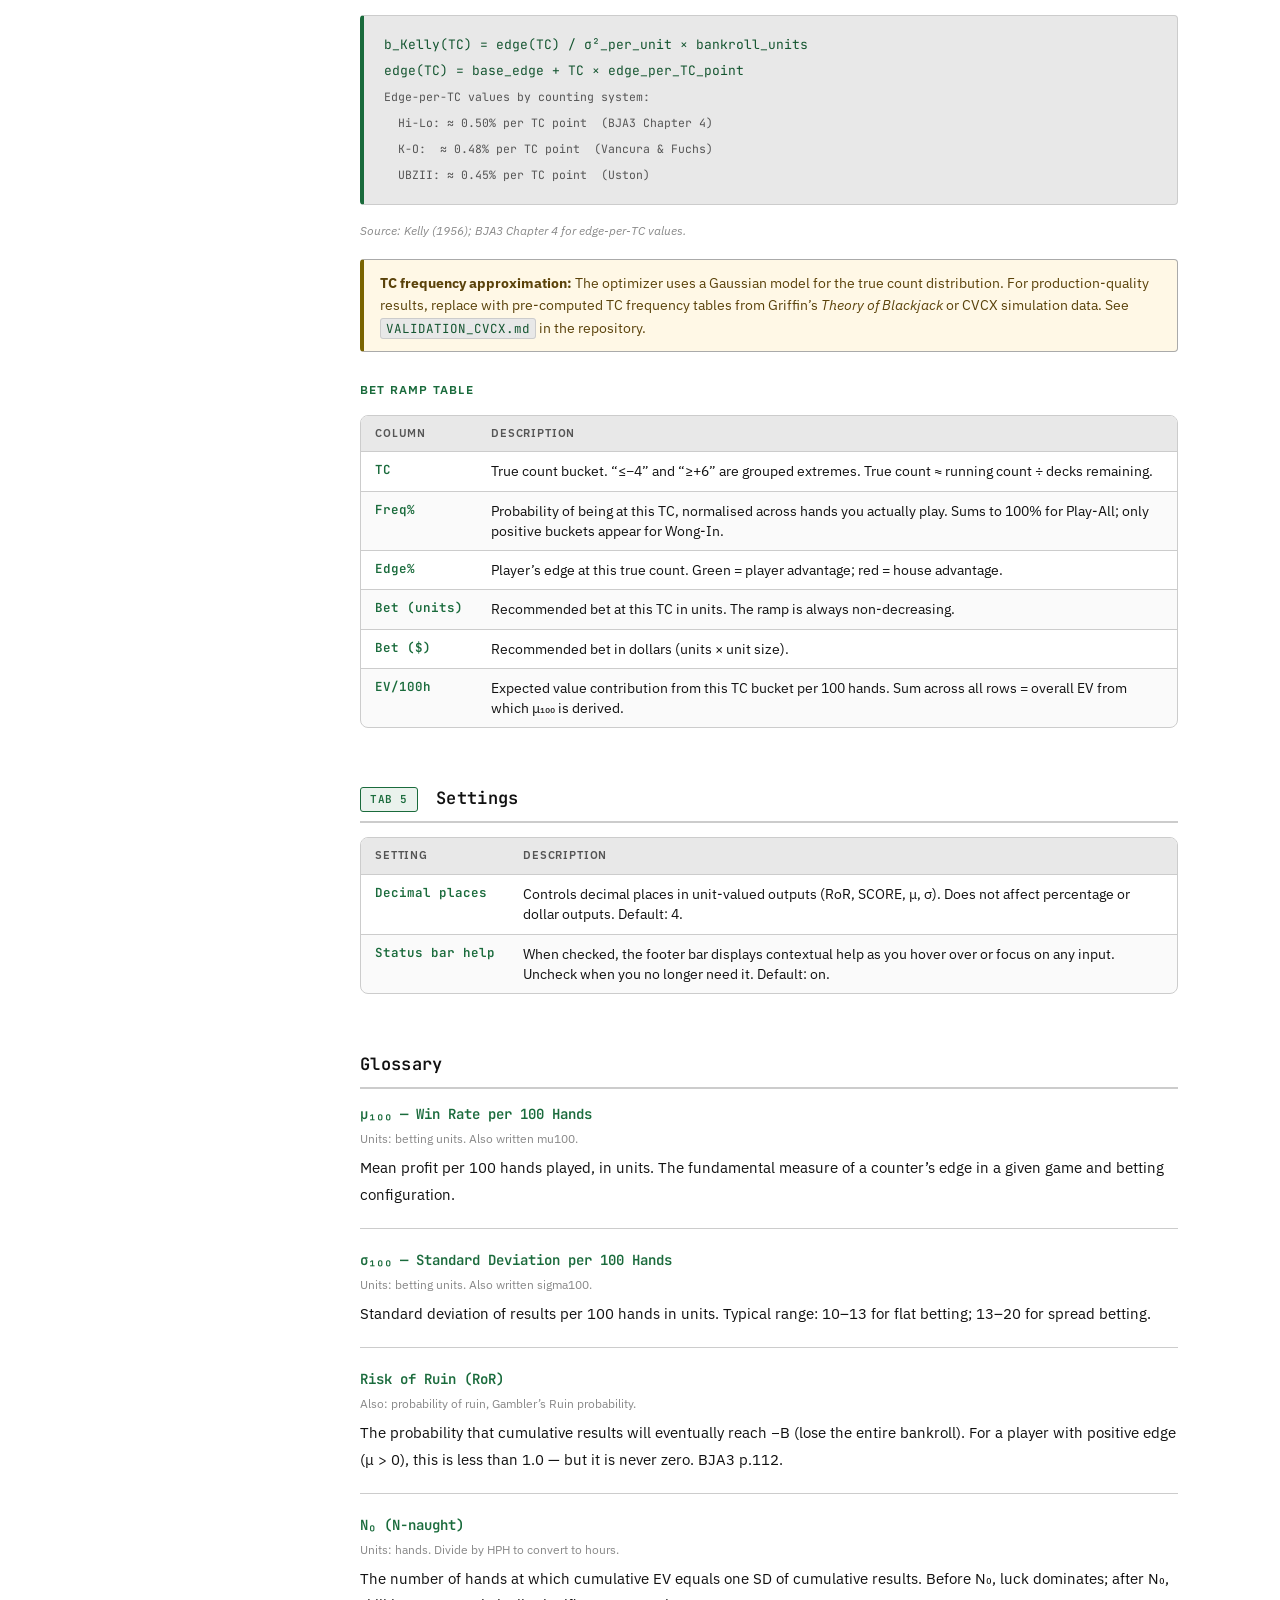
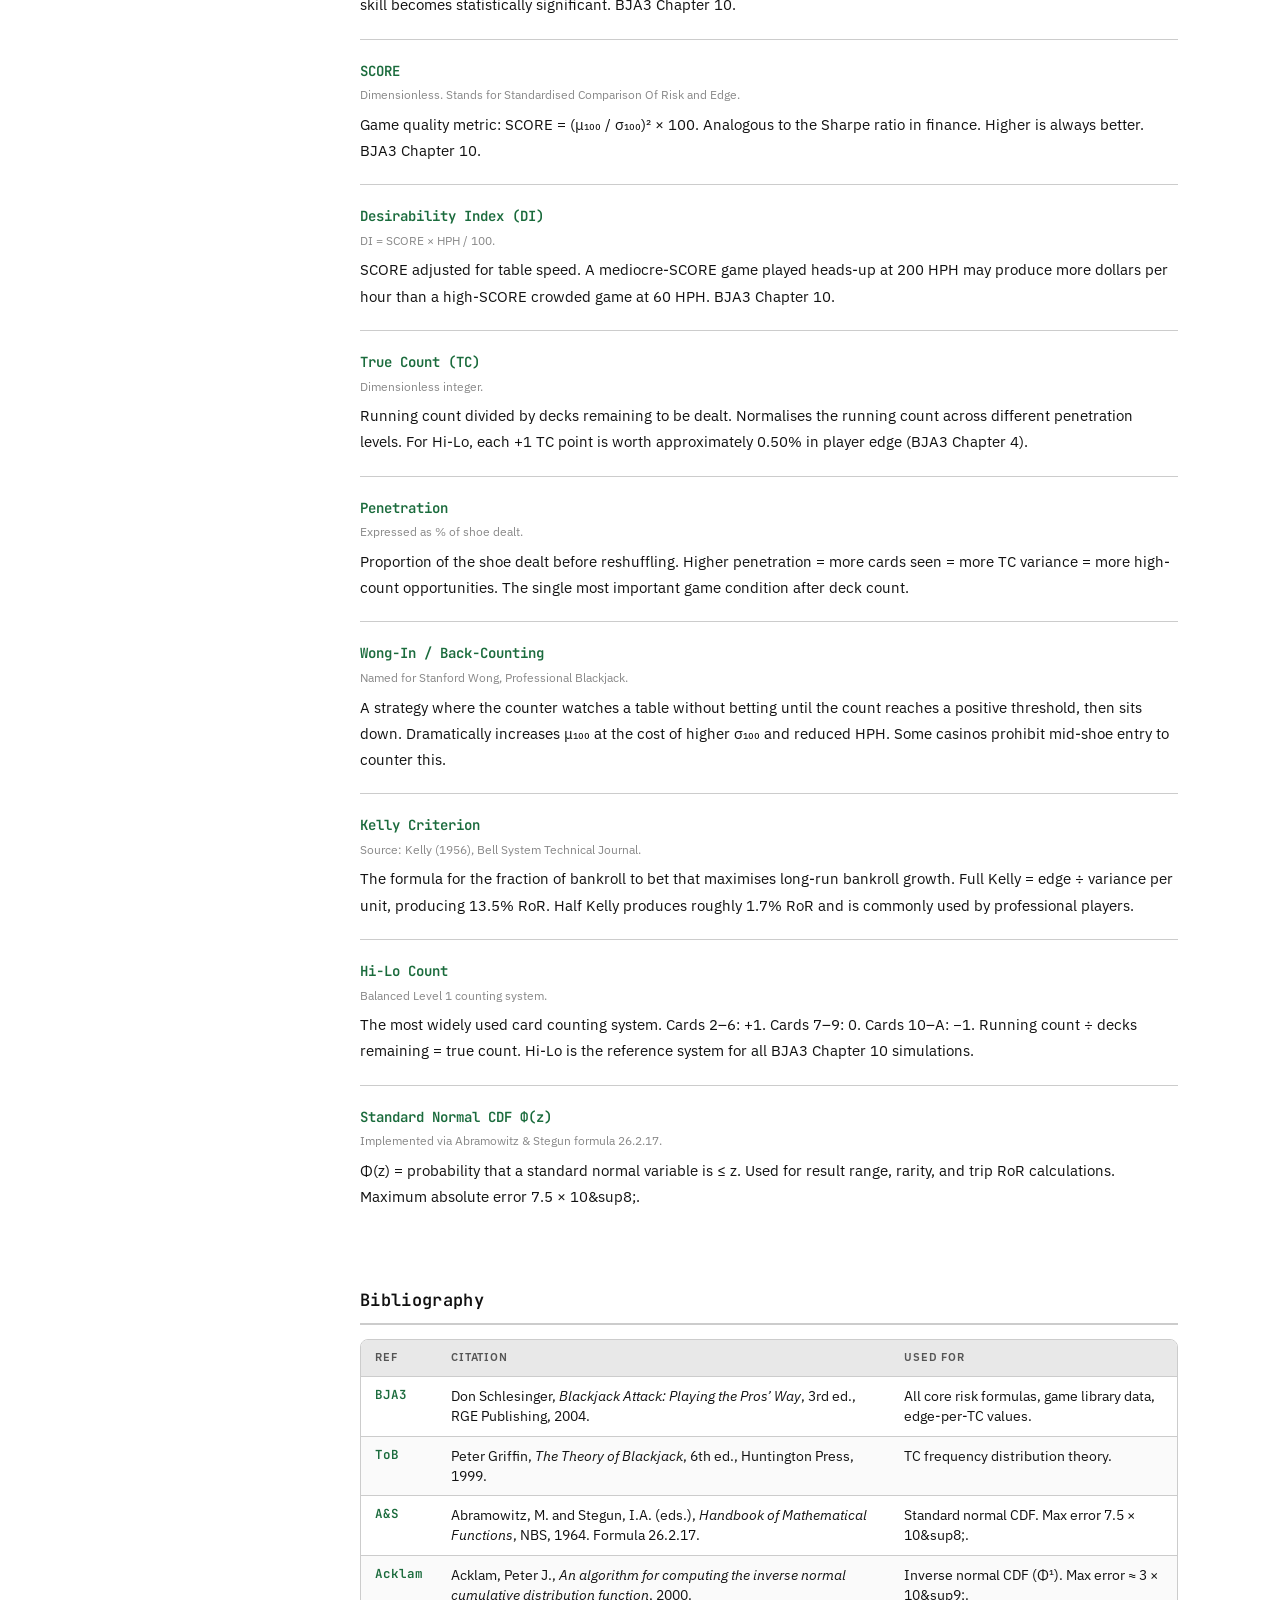
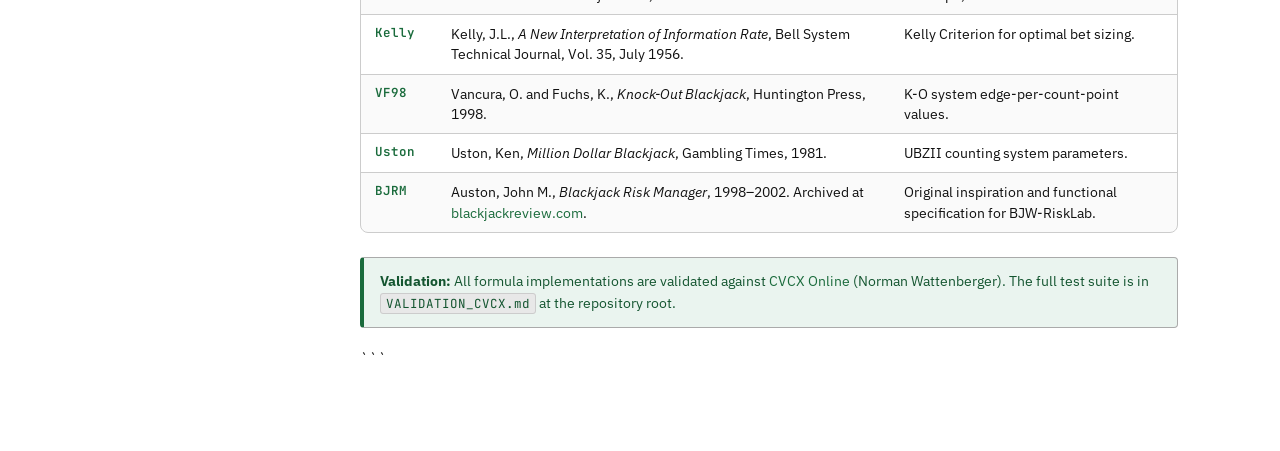
<file: help.html>
<!DOCTYPE html>

<html lang="en">
<head>
<meta charset="UTF-8">
<meta name="viewport" content="width=device-width, initial-scale=1.0">
<title>BJW-RiskLab &mdash; Reference Manual</title>
<link rel="preconnect" href="https://fonts.googleapis.com">
<link rel="preconnect" href="https://fonts.gstatic.com" crossorigin>
<link href="https://fonts.googleapis.com/css2?family=JetBrains+Mono:wght@400;600&family=IBM+Plex+Sans:ital,wght@0,400;0,500;0,600;1,400&family=IBM+Plex+Serif:ital,wght@0,400;1,400&display=swap" rel="stylesheet">
<link rel="stylesheet" href="help.css">
</head>
<body>

<header class="hdr">
  <div class="logo">BJW&#x2011;RiskLab<span> / Reference Manual</span></div>
  <nav class="hdr-links">
    <a href="index.html">&larr; Calculator</a>
    <a href="help.html" class="here">Reference</a>
  </nav>
</header>

<div class="page">

  <aside class="toc">
    <div class="toc-title">Contents</div>
    <ul>
      <li><a href="#overview">Overview</a></li>
      <li><a href="#shared">Shared Inputs</a></li>
      <li><a href="#tab1">Tab 1 &mdash; RoR &amp; Bankroll</a>
        <ul class="sub">
          <li><a href="#ror">Risk of Ruin</a></li>
          <li><a href="#reqb">Required Bankroll</a></li>
          <li><a href="#n0">N&#x2080;</a></li>
          <li><a href="#dollar">Dollar Rates</a></li>
        </ul>
      </li>
      <li><a href="#tab2">Tab 2 &mdash; Session / Trip</a>
        <ul class="sub">
          <li><a href="#sess">Session Statistics</a></li>
          <li><a href="#range">Result Range</a></li>
          <li><a href="#rarity">Result Rarity</a></li>
          <li><a href="#tripror">Trip RoR</a></li>
          <li><a href="#goals">Goal Probabilities</a></li>
        </ul>
      </li>
      <li><a href="#tab3">Tab 3 &mdash; Game Library</a>
        <ul class="sub">
          <li><a href="#libfields">Library Fields</a></li>
          <li><a href="#libscore">SCORE Column</a></li>
        </ul>
      </li>
      <li><a href="#tab4">Tab 4 &mdash; Bet Optimizer</a>
        <ul class="sub">
          <li><a href="#optinputs">Inputs</a></li>
          <li><a href="#scoredi">SCORE &amp; DI</a></li>
          <li><a href="#kelly">Kelly Criterion</a></li>
          <li><a href="#ramp">Bet Ramp Table</a></li>
        </ul>
      </li>
      <li><a href="#tab5">Tab 5 &mdash; Settings</a></li>
      <li><a href="#glossary">Glossary</a></li>
      <li><a href="#biblio">Bibliography</a></li>
    </ul>
  </aside>

  <main class="content">

```
<section class="section" id="overview">
  <h1>BJW-RiskLab Reference Manual</h1>
  <p class="lead">BJW-RiskLab is a closed-form blackjack risk calculator. It answers the quantitative questions advantage players need before, during, and after a session &mdash; bankroll sizing, ruin probability, session variance, goal probability, and bet optimisation &mdash; all derived analytically from published formulas, with no Monte Carlo simulation.</p>
  <p>The primary formula source is Don Schlesinger&rsquo;s <em>Blackjack Attack: Playing the Pros&rsquo; Way</em>, 3rd edition (BJA3), Chapter 10. This is the same source used by CVCX (Norman Wattenberger) and the original Blackjack Risk Manager (BJRM, John Auston, 1998). The standard normal CDF is implemented via Abramowitz &amp; Stegun (1964) formula 26.2.17.</p>
  <h3>How the tabs connect</h3>
  <p>The four calculator tabs share common state: <strong>&mu;&#x2081;&#x2080;&#x2080;</strong> (win rate per 100 hands) and <strong>&sigma;&#x2081;&#x2080;&#x2080;</strong> (SD per 100 hands) flow through every calculation. You can type these directly in the shared input bar, or load them automatically by clicking a row in Tab 3 (Game Library) or running Tab 4 (Bet Optimizer). Tab 4 propagates its results back to Tabs 1 and 2 instantly.</p>
  <div class="callout info"><strong>Unit convention:</strong> All risk calculations work in <em>units</em> &mdash; multiples of your minimum bet. Dollar figures are derived by multiplying unit values by the &ldquo;Unit size ($)&rdquo; field. This convention matches BJA3 and CVCX exactly.</div>
</section>

<section class="section" id="shared">
  <h2>Shared Inputs</h2>
  <p>These four fields sit in the bar below the header and apply to every tab simultaneously. Changing any one of them triggers an instant recalculation across all tabs.</p>
  <div class="tbl-wrap">
    <table>
      <thead><tr><th>Field</th><th>Symbol</th><th>Unit</th><th>Description</th></tr></thead>
      <tbody>
        <tr><td class="fn">&mu; / 100 hands</td><td class="sym">&mu;&#x2081;&#x2080;&#x2080;</td><td>units</td><td>Your mean win rate per 100 hands in betting units. Positive = player edge. Typical counter range: 0.3&ndash;1.5 units. Negative values indicate a losing game. Source: BJA3 Ch.10 or your own simulator output.</td></tr>
        <tr><td class="fn">&sigma; / 100 hands</td><td class="sym">&sigma;&#x2081;&#x2080;&#x2080;</td><td>units</td><td>Standard deviation of results per 100 hands in units. Captures the volatility inherent to blackjack. Typical range: 12&ndash;20 units. Must always be positive.</td></tr>
        <tr><td class="fn">Unit size ($)</td><td class="sym">u</td><td>dollars</td><td>Dollar value of one betting unit. All dollar outputs are unit values multiplied by this number. Does not affect risk calculations &mdash; only dollar display values.</td></tr>
        <tr><td class="fn">Hands per hour</td><td class="sym">HPH</td><td>hands/hr</td><td>Your playing speed. Full table (5&ndash;6 players) &asymp; 60&ndash;80 HPH. Heads-up &asymp; 150&ndash;200 HPH. Used to convert N&#x2080; to hours and compute hourly EV and SD.</td></tr>
      </tbody>
    </table>
  </div>
  <div class="callout info"><strong>Where to get &mu;&#x2081;&#x2080;&#x2080; and &sigma;&#x2081;&#x2080;&#x2080;:</strong> The most reliable source is BJA3 Chapter 10, which provides simulation-derived values for over 100 game scenarios. These are pre-loaded in Tab 3. You can also compute custom values using Tab 4 or a simulator like CVCX.</div>
</section>

<section class="section" id="tab1">
  <h2><span class="tab-pill">Tab 1</span> Risk of Ruin &amp; Bankroll</h2>
  <p>Tab 1 answers the foundational bankroll questions: given your edge and bankroll size, what is the probability of going broke? How large does your bankroll need to be for a given safety target? How long until your edge overcomes luck? How much do you earn per hour?</p>
  <h4>Tab 1 inputs</h4>
  <div class="tbl-wrap">
    <table>
      <thead><tr><th>Field</th><th>Symbol</th><th>Description</th></tr></thead>
      <tbody>
        <tr><td class="fn">Bankroll (units)</td><td class="sym">B</td><td>Total units dedicated to blackjack &mdash; your full playing bankroll, not a trip stake. Using a trip stake instead will significantly overstate RoR.</td></tr>
        <tr><td class="fn">Target RoR</td><td class="sym">RoR*</td><td>Maximum ruin probability you will accept, as a decimal (e.g. 0.01 = 1%). Used only for the Required Bankroll output &mdash; does not affect the RoR calculation for bankroll B.</td></tr>
      </tbody>
    </table>
  </div>

  <h3 id="ror">Risk of Ruin (infinite play)</h3>
  <p>The probability that your bankroll will eventually reach zero if you play indefinitely with no quit point.</p>
  <div class="formula">
    RoR = exp( &minus;2 &times; &mu;&#x2081;&#x2080;&#x2080; &times; B / &sigma;&#x2081;&#x2080;&#x2080;&sup2; )<br>
    <br>
    <span class="c">where:<br>
    &nbsp;&nbsp;&mu;&#x2081;&#x2080;&#x2080; = win rate per 100 hands (units)<br>
    &nbsp;&nbsp;&sigma;&#x2081;&#x2080;&#x2080; = standard deviation per 100 hands (units)<br>
    &nbsp;&nbsp;B &nbsp;&nbsp;&nbsp;= bankroll (units)<br>
    &nbsp;&nbsp;exp() = natural exponential function</span>
  </div>
  <p class="src">Source: BJA3 p.112. Per-hand and per-100-hand values cancel exactly in this formula.</p>
  <p>The formula assumes infinite play time and no quit point. Because real players do stop, this is a conservative overestimate for any real scenario.</p>
  <h4>Risk level colour coding</h4>
  <div class="color-row">
    <div class="color-chip"><div class="chip-dot" style="background:#1a6e3c"></div><strong style="color:#1a6e3c">&le; 1%</strong>&nbsp; Professional standard (&asymp; quarter Kelly)</div>
    <div class="color-chip"><div class="chip-dot" style="background:#a07a00"></div><strong style="color:#a07a00">1&ndash;5%</strong>&nbsp; Acceptable for most players</div>
    <div class="color-chip"><div class="chip-dot" style="background:#b85000"></div><strong style="color:#b85000">5&ndash;13.5%</strong>&nbsp; Aggressive; approaches full Kelly</div>
    <div class="color-chip"><div class="chip-dot" style="background:#c0282a"></div><strong style="color:#c0282a">&gt;13.5%</strong>&nbsp; Over-Kelly; bankroll too small for unit size</div>
  </div>

  <h3 id="reqb">Required Bankroll</h3>
  <p>The RoR formula rearranged to find bankroll B given a target RoR:</p>
  <div class="formula">
    B = &minus;ln(RoR*) &times; &sigma;&#x2081;&#x2080;&#x2080;&sup2; / ( 2 &times; &mu;&#x2081;&#x2080;&#x2080; )<br>
    <br>
    <span class="c">where:<br>
    &nbsp;&nbsp;RoR* = target risk of ruin (e.g. 0.01 for 1%)<br>
    &nbsp;&nbsp;ln() &nbsp;= natural logarithm</span>
  </div>
  <p class="src">Source: BJA3 p.112, rearranged. Exact algebraic inverse of the RoR formula.</p>
  <div class="callout info"><strong>Common benchmarks:</strong> 1% RoR requires roughly 460 units for a typical 6D game (&mu;=0.80, &sigma;=14). 13.5% RoR (full Kelly) requires roughly 245 units for the same game &mdash; exactly half the 1% bankroll.</div>

  <h3 id="n0">N&#x2080; &mdash; Hands to Overcome Variance</h3>
  <p>N&#x2080; (N-naught) is the number of hands at which your cumulative expected profit equals one standard deviation of your cumulative results. It marks the threshold where skill begins to statistically dominate luck.</p>
  <div class="formula">
    N&#x2080; = ( &sigma;&#x2081;&#x2080;&#x2080; / &mu;&#x2081;&#x2080;&#x2080; )&sup2; &times; 100<br>
    <br>
    <span class="c">Units: hands.<br>
    Before N&#x2080; hands: variance dominates; results are mostly noise.<br>
    After &nbsp;N&#x2080; hands: EV dominates; your edge becomes statistically visible.</span>
  </div>
  <p class="src">Source: BJA3 Chapter 10. Lower N&#x2080; means the edge overcomes luck sooner &mdash; a better game.</p>
  <p>A typical 6-deck counter with a 1&ndash;12 spread at 75% penetration has N&#x2080; around 25,000&ndash;35,000 hands &mdash; roughly 300&ndash;450 hours at 80 HPH. This is why short-run results tell you almost nothing about whether you are playing well.</p>

  <h3 id="dollar">Dollar Rates</h3>
  <div class="formula">
    Hourly EV ($) = ( &mu;&#x2081;&#x2080;&#x2080; / 100 ) &times; HPH &times; u<br>
    <br>
    Hourly SD ($) = &sigma;&#x2081;&#x2080;&#x2080; &times; &radic;( HPH / 100 ) &times; u<br>
    <br>
    <span class="c">where u = unit size in dollars, HPH = hands per hour</span>
  </div>
  <p>EV scales linearly with time; SD scales with the square root. Longer sessions have better signal-to-noise ratios. About 68% of one-hour sessions fall within &plusmn;1 SD of the EV; about 95% within &plusmn;2 SD.</p>
</section>

<section class="section" id="tab2">
  <h2><span class="tab-pill">Tab 2</span> Session / Trip Analysis</h2>
  <p>Tab 2 analyses a finite playing session. It answers: &ldquo;What is the realistic range of outcomes for my 10-hour trip?&rdquo;, &ldquo;How likely am I to hit my stop-loss?&rdquo;, and &ldquo;Was my result unusually bad or just normal variance?&rdquo;</p>
  <h4>Tab 2 inputs</h4>
  <div class="tbl-wrap">
    <table>
      <thead><tr><th>Field</th><th>Symbol</th><th>Description</th></tr></thead>
      <tbody>
        <tr><td class="fn">Hours of play</td><td class="sym">H</td><td>Session duration. Multiplied by HPH to get total hands N = H &times; HPH.</td></tr>
        <tr><td class="fn">Stop-loss (units)</td><td class="sym">S</td><td>Amount you are willing to lose before ending the session. Enter as a positive number.</td></tr>
        <tr><td class="fn">Win goal (units)</td><td class="sym">G</td><td>Profit target at which you would stop playing. Enter as a positive number.</td></tr>
        <tr><td class="fn">Confidence level</td><td>&mdash;</td><td>Width of the result range interval. 95% means 95% of session outcomes fall within the displayed bounds. Choose 95.45% for exact &plusmn;2&sigma;, or 68.27% for &plusmn;1&sigma;.</td></tr>
        <tr><td class="fn">Actual result (units)</td><td class="sym">R</td><td>Optional. Enter your actual result (positive if won, negative if lost) to compute how unusual it was. Leave blank to skip.</td></tr>
      </tbody>
    </table>
  </div>

  <h3 id="sess">Session Statistics</h3>
  <p>For a session of N = H &times; HPH hands:</p>
  <div class="formula">
    Mean result (units) = &mu;&#x2081;&#x2080;&#x2080; &times; ( N / 100 )<br>
    SD of result (units) = &sigma;&#x2081;&#x2080;&#x2080; &times; &radic;( N / 100 )<br>
    <br>
    Mean result ($) = Mean result (units) &times; u<br>
    SD of result ($) = SD of result (units) &times; u
  </div>
  <p class="src">Source: Central Limit Theorem applied to i.i.d. hand outcomes; BJA3 Chapter 10.</p>

  <h3 id="range">Result Range (Confidence Interval)</h3>
  <p>Given confidence level C, the interval [lo, hi] contains (C &times; 100)% of all possible N-hand session outcomes:</p>
  <div class="formula">
    z &nbsp;= &Phi;&sup1;( 0.5 + C/2 ) &nbsp;&nbsp;&nbsp;<span class="c">(inverse normal CDF)</span><br>
    lo = Mean &minus; z &times; SD<br>
    hi = Mean + z &times; SD<br>
    <br>
    <span class="c">Examples:<br>
    &nbsp;&nbsp;C = 0.95 &nbsp;&nbsp;&rarr; z = 1.9600 &rarr; 95% of outcomes fall in [lo, hi]<br>
    &nbsp;&nbsp;C = 0.9545 &rarr; z = 2.0000 &rarr; exactly &plusmn;2&sigma; band<br>
    &nbsp;&nbsp;C = 0.6827 &rarr; z = 1.0000 &rarr; exactly &plusmn;1&sigma; band</span>
  </div>
  <div class="callout warn"><strong>Important:</strong> The result range is centred on your expected profit, not on zero. A counter with a positive edge will have an interval that is asymmetrically shifted upward. Even the lower bound may be positive for long sessions with strong edges.</div>

  <h3 id="rarity">Result Rarity</h3>
  <p>Enter your actual trip result R to compute how unusual it was relative to expectation.</p>
  <div class="formula">
    z = ( R &minus; Mean ) / SD<br>
    <br>
    P(result &le; R) = &Phi;(z) &nbsp;&nbsp;&nbsp;<span class="c">"this bad or worse"</span><br>
    P(result &ge; R) = 1 &minus; &Phi;(z) &nbsp;<span class="c">"this good or better"</span><br>
    <br>
    <span class="c">If R &lt; Mean: displays P(result &le; R)<br>
    If R &ge; Mean: displays P(result &ge; R)</span>
  </div>
  <p>A value below 5% indicates the result was in the left tail of the distribution &mdash; bad variance, not necessarily bad play.</p>

  <h3 id="tripror">Trip Risk of Ruin</h3>
  <p>The probability of hitting your stop-loss during a finite session of N hands. Always lower than infinite-play RoR because you eventually stop playing.</p>
  <div class="formula">
    Trip RoR &asymp; &Phi;(z&#x2081;) + exp( &minus;2&mu;S / &sigma;&sup2;_per_hand ) &times; &Phi;(z&#x2082;)<br>
    <br>
    <span class="c">where:<br>
    &nbsp;&nbsp;z&#x2081; = ( &minus;S &minus; &mu;N ) / &sigma;N<br>
    &nbsp;&nbsp;z&#x2082; = ( &minus;S + &mu;N ) / &sigma;N<br>
    &nbsp;&nbsp;&mu;N = &mu;&#x2081;&#x2080;&#x2080; &times; (N/100) &nbsp;&nbsp;&nbsp;(cumulative mean)<br>
    &nbsp;&nbsp;&sigma;N = &sigma;&#x2081;&#x2080;&#x2080; &times; &radic;(N/100) &nbsp;(cumulative SD)<br>
    &nbsp;&nbsp;&sigma;&sup2;_per_hand = &sigma;&#x2081;&#x2080;&#x2080;&sup2; / 100<br>
    &nbsp;&nbsp;S = stop-loss in units (positive value)</span>
  </div>
  <p class="src">Source: BJA3 p.132, &ldquo;The Short-Term, or Trip, Ruin Formula.&rdquo;</p>
  <div class="callout warn"><strong>Known overestimate:</strong> Schlesinger and Wattenberger both document that this formula slightly overestimates trip RoR compared to simulation. CVCX produces the same formula result, so BJW-RiskLab and CVCX will agree; both are marginally conservative relative to a full Monte Carlo result.</div>

  <h3 id="goals">Goal Probabilities</h3>
  <h4>P(reach goal | no time limit) &mdash; BJA3 p.138&ndash;139</h4>
  <p>Probability of reaching win goal G before losing stop-loss S, with unlimited time:</p>
  <div class="formula">
    P = ( 1 &minus; exp(&minus;&alpha;_S) ) / ( 1 &minus; exp(&minus;&alpha;_(S+G)) )<br>
    <br>
    <span class="c">where:<br>
    &nbsp;&nbsp;&alpha;_X = 2 &times; &mu;&#x2081;&#x2080;&#x2080; &times; X / &sigma;&#x2081;&#x2080;&#x2080;&sup2;<br>
    <br>
    Special case: if &mu;&#x2081;&#x2080;&#x2080; = 0 (fair game), P = S / (S + G)</span>
  </div>
  <h4>P(reach goal | within session) &mdash; BJA3 p.136&ndash;137</h4>
  <div class="formula">
    P_time &asymp; P(reach G in N hands) &times; P(survive session)<br>
    <br>
    <span class="c">where:<br>
    &nbsp;&nbsp;P(reach G in N hands) = 1 &minus; &Phi;( (G &minus; &mu;N) / &sigma;N )<br>
    &nbsp;&nbsp;P(survive session) &nbsp;&nbsp;= 1 &minus; Trip RoR<br>
    <br>
    This is an approximation. The exact formula (BJA3 p.137) requires an<br>
    infinite series. Adequate for most practical inputs.</span>
  </div>
</section>

<section class="section" id="tab3">
  <h2><span class="tab-pill">Tab 3</span> Game Library</h2>
  <p>A searchable, sortable reference table of pre-computed &mu;&#x2081;&#x2080;&#x2080; and &sigma;&#x2081;&#x2080;&#x2080; values for standard blackjack scenarios, mirroring BJA3 Chapter 10. Each scenario was simulated for 400 million or more rounds using a Hi-Lo counter with Illustrious 18 and Fab 4 strategy departures.</p>
  <p><strong>Click any row</strong> to load that scenario&rsquo;s &mu;&#x2081;&#x2080;&#x2080; and &sigma;&#x2081;&#x2080;&#x2080; into the shared inputs and instantly recalculate all tabs. Click any column header to sort.</p>
  <div class="callout warn"><strong>Data status:</strong> Library values are currently approximate placeholders (marked *). Before using them for real bankroll decisions, verify against the physical BJA3 Chapter 10 tables.</div>
  <h3 id="libfields">Library Fields</h3>
  <div class="tbl-wrap">
    <table>
      <thead><tr><th>Column</th><th>Description</th></tr></thead>
      <tbody>
        <tr><td class="fn">Decks</td><td>Number of decks in the shoe. BJA3 covers 1D, 2D, 6D, and 8D.</td></tr>
        <tr><td class="fn">Rule</td><td>S17 = dealer stands on soft 17 (better for player). H17 = dealer hits soft 17, costing roughly 0.22% in player edge.</td></tr>
        <tr><td class="fn">DAS / LS</td><td>&#10003; = Double After Split allowed. LS = Late Surrender available (saves roughly 0.08%). Both affect base edge and optimal strategy.</td></tr>
        <tr><td class="fn">Pen%</td><td>Penetration &mdash; percentage of shoe dealt before shuffle. Higher penetration is better for the counter. The most impactful variable after deck count.</td></tr>
        <tr><td class="fn">Spread</td><td>Bet spread from minimum to maximum units. A 1&ndash;8 spread means 1 unit at neutral counts up to 8 units at high counts. Wider spreads increase both &mu;&#x2081;&#x2080;&#x2080; and &sigma;&#x2081;&#x2080;&#x2080;.</td></tr>
        <tr><td class="fn">Style</td><td>Play-All = every hand played regardless of count. Wong-In = back-counting; you sit down only when the true count reaches the threshold. Wonging substantially increases &mu;&#x2081;&#x2080;&#x2080; and &sigma;&#x2081;&#x2080;&#x2080;.</td></tr>
        <tr><td class="fn">&mu;/100</td><td>Win rate per 100 hands in units, from BJA3 Chapter 10. Values under 0.5 are modest edges; over 1.0 represents a strong game.</td></tr>
        <tr><td class="fn">&sigma;/100</td><td>Standard deviation per 100 hands in units. Wider spreads and wonging produce higher &sigma;&#x2081;&#x2080;&#x2080;. This drives all variance calculations throughout the app.</td></tr>
        <tr><td class="fn">SCORE</td><td>Computed live from &mu;&#x2081;&#x2080;&#x2080; and &sigma;&#x2081;&#x2080;&#x2080;. Used to rank and compare games. See below.</td></tr>
      </tbody>
    </table>
  </div>
  <h3 id="libscore">SCORE Column</h3>
  <p>SCORE is computed live and updates when you change HPH. Default sort is SCORE descending &mdash; best games first. Sorting by penetration or spread shows clearly how those variables drive game quality.</p>
</section>

<section class="section" id="tab4">
  <h2><span class="tab-pill">Tab 4</span> Bet Optimizer</h2>
  <p>Tab 4 computes the optimal bet at each true count level given a game configuration and spread constraint. It outputs &mu;&#x2081;&#x2080;&#x2080;, &sigma;&#x2081;&#x2080;&#x2080;, SCORE, and Desirability Index, then propagates &mu;/&sigma; to Tabs 1 and 2.</p>

  <h3 id="optinputs">Inputs</h3>
  <div class="tbl-wrap">
    <table>
      <thead><tr><th>Field</th><th>Description</th></tr></thead>
      <tbody>
        <tr><td class="fn">Decks</td><td>Shoe size. Affects TC frequency distribution and base house edge.</td></tr>
        <tr><td class="fn">S17 / H17</td><td>Dealer&rsquo;s soft 17 rule. H17 costs roughly 0.22% in edge.</td></tr>
        <tr><td class="fn">Double After Split</td><td>Whether doubling after splits is permitted. No-DAS costs roughly 0.14%.</td></tr>
        <tr><td class="fn">Late Surrender</td><td>Whether the player may surrender after seeing dealer upcard. Saves roughly 0.08%.</td></tr>
        <tr><td class="fn">Penetration (%)</td><td>Cards dealt before shuffle as a percentage. The single most important optimizer input &mdash; deeper penetration means more high-count opportunities and higher SCORE.</td></tr>
        <tr><td class="fn">Counting system</td><td>Hi-Lo, K-O, or UBZII. Determines the edge-per-true-count-point value. All three are Level 1 systems.</td></tr>
        <tr><td class="fn">Spread minimum</td><td>Your minimum bet in units &mdash; the cover bet at neutral or negative counts.</td></tr>
        <tr><td class="fn">Spread maximum</td><td>Your top bet in units at high count levels. Wider spread increases EV but also variance and scrutiny.</td></tr>
        <tr><td class="fn">Bet steps</td><td>Number of distinct bet sizes between minimum and maximum. More steps = smoother ramp, harder to execute. Typical: 3&ndash;5 steps.</td></tr>
        <tr><td class="fn">Play style</td><td>Play-All or Wong-In. Wonging concentrates play at positive counts for much higher &mu;&#x2081;&#x2080;&#x2080;.</td></tr>
        <tr><td class="fn">Wong-in at TC &ge;</td><td>Minimum true count to enter the table when back-counting. Common values: TC+1 or TC+2.</td></tr>
      </tbody>
    </table>
  </div>

  <h3 id="scoredi">SCORE and Desirability Index</h3>
  <div class="formula">
    SCORE = &mu;&#x2081;&#x2080;&#x2080;&sup2; / &sigma;&#x2081;&#x2080;&#x2080;&sup2; &times; 100<br>
    <br>
    <span class="c">Typical ranges:<br>
    &nbsp;&nbsp;0.05&ndash;0.15 &nbsp;poor game (8D, low pen, tight spread)<br>
    &nbsp;&nbsp;0.15&ndash;0.35 &nbsp;average 6D game<br>
    &nbsp;&nbsp;0.35&ndash;0.60 &nbsp;good 6D or average 2D game<br>
    &nbsp;&nbsp;0.60&ndash;1.00 &nbsp;excellent game (2D high pen, or wonging)<br>
    &nbsp;&nbsp;&gt;1.00 &nbsp;&nbsp;&nbsp;&nbsp;&nbsp;&nbsp;outstanding (1D or deep-pen 2D)</span>
  </div>
  <p class="src">Source: BJA3 Chapter 10. SCORE is equivalent to the Sharpe ratio in finance.</p>
  <div class="formula">
    DI = SCORE &times; HPH / 100<br>
    <br>
    <span class="c">A mediocre-SCORE game at 200 HPH (heads-up) can produce more dollars<br>
    per hour than a high-SCORE game at 60 HPH (full table).</span>
  </div>
  <p class="src">Source: BJA3 Chapter 10.</p>

  <h3 id="kelly">Kelly Criterion and Bet Sizing</h3>
  <div class="formula">
    b_Kelly(TC) = edge(TC) / &sigma;&sup2;_per_unit &times; bankroll_units<br>
    <br>
    edge(TC) = base_edge + TC &times; edge_per_TC_point<br>
    <br>
    <span class="c">Edge-per-TC values by counting system:<br>
    &nbsp;&nbsp;Hi-Lo: &asymp; 0.50% per TC point &nbsp;(BJA3 Chapter 4)<br>
    &nbsp;&nbsp;K-O: &nbsp;&asymp; 0.48% per TC point &nbsp;(Vancura &amp; Fuchs)<br>
    &nbsp;&nbsp;UBZII: &asymp; 0.45% per TC point &nbsp;(Uston)</span>
  </div>
  <p class="src">Source: Kelly (1956); BJA3 Chapter 4 for edge-per-TC values.</p>
  <div class="callout warn"><strong>TC frequency approximation:</strong> The optimizer uses a Gaussian model for the true count distribution. For production-quality results, replace with pre-computed TC frequency tables from Griffin&rsquo;s <em>Theory of Blackjack</em> or CVCX simulation data. See <code>VALIDATION_CVCX.md</code> in the repository.</div>

  <h3 id="ramp">Bet Ramp Table</h3>
  <div class="tbl-wrap">
    <table>
      <thead><tr><th>Column</th><th>Description</th></tr></thead>
      <tbody>
        <tr><td class="fn">TC</td><td>True count bucket. &ldquo;&le;&minus;4&rdquo; and &ldquo;&ge;+6&rdquo; are grouped extremes. True count &asymp; running count &divide; decks remaining.</td></tr>
        <tr><td class="fn">Freq%</td><td>Probability of being at this TC, normalised across hands you actually play. Sums to 100% for Play-All; only positive buckets appear for Wong-In.</td></tr>
        <tr><td class="fn">Edge%</td><td>Player&rsquo;s edge at this true count. Green = player advantage; red = house advantage.</td></tr>
        <tr><td class="fn">Bet (units)</td><td>Recommended bet at this TC in units. The ramp is always non-decreasing.</td></tr>
        <tr><td class="fn">Bet ($)</td><td>Recommended bet in dollars (units &times; unit size).</td></tr>
        <tr><td class="fn">EV/100h</td><td>Expected value contribution from this TC bucket per 100 hands. Sum across all rows = overall EV from which &mu;&#x2081;&#x2080;&#x2080; is derived.</td></tr>
      </tbody>
    </table>
  </div>
</section>

<section class="section" id="tab5">
  <h2><span class="tab-pill">Tab 5</span> Settings</h2>
  <div class="tbl-wrap">
    <table>
      <thead><tr><th>Setting</th><th>Description</th></tr></thead>
      <tbody>
        <tr><td class="fn">Decimal places</td><td>Controls decimal places in unit-valued outputs (RoR, SCORE, &mu;, &sigma;). Does not affect percentage or dollar outputs. Default: 4.</td></tr>
        <tr><td class="fn">Status bar help</td><td>When checked, the footer bar displays contextual help as you hover over or focus on any input. Uncheck when you no longer need it. Default: on.</td></tr>
      </tbody>
    </table>
  </div>
</section>

<section class="section" id="glossary">
  <h2>Glossary</h2>

  <div class="glossary-item">
    <div class="gterm">&mu;&#x2081;&#x2080;&#x2080; &mdash; Win Rate per 100 Hands</div>
    <div class="gsym">Units: betting units. Also written mu100.</div>
    <p>Mean profit per 100 hands played, in units. The fundamental measure of a counter&rsquo;s edge in a given game and betting configuration.</p>
  </div>
  <div class="glossary-item">
    <div class="gterm">&sigma;&#x2081;&#x2080;&#x2080; &mdash; Standard Deviation per 100 Hands</div>
    <div class="gsym">Units: betting units. Also written sigma100.</div>
    <p>Standard deviation of results per 100 hands in units. Typical range: 10&ndash;13 for flat betting; 13&ndash;20 for spread betting.</p>
  </div>
  <div class="glossary-item">
    <div class="gterm">Risk of Ruin (RoR)</div>
    <div class="gsym">Also: probability of ruin, Gambler&rsquo;s Ruin probability.</div>
    <p>The probability that cumulative results will eventually reach &minus;B (lose the entire bankroll). For a player with positive edge (&mu; &gt; 0), this is less than 1.0 &mdash; but it is never zero. BJA3 p.112.</p>
  </div>
  <div class="glossary-item">
    <div class="gterm">N&#x2080; (N-naught)</div>
    <div class="gsym">Units: hands. Divide by HPH to convert to hours.</div>
    <p>The number of hands at which cumulative EV equals one SD of cumulative results. Before N&#x2080;, luck dominates; after N&#x2080;, skill becomes statistically significant. BJA3 Chapter 10.</p>
  </div>
  <div class="glossary-item">
    <div class="gterm">SCORE</div>
    <div class="gsym">Dimensionless. Stands for Standardised Comparison Of Risk and Edge.</div>
    <p>Game quality metric: SCORE = (&mu;&#x2081;&#x2080;&#x2080; / &sigma;&#x2081;&#x2080;&#x2080;)&sup2; &times; 100. Analogous to the Sharpe ratio in finance. Higher is always better. BJA3 Chapter 10.</p>
  </div>
  <div class="glossary-item">
    <div class="gterm">Desirability Index (DI)</div>
    <div class="gsym">DI = SCORE &times; HPH / 100.</div>
    <p>SCORE adjusted for table speed. A mediocre-SCORE game played heads-up at 200 HPH may produce more dollars per hour than a high-SCORE crowded game at 60 HPH. BJA3 Chapter 10.</p>
  </div>
  <div class="glossary-item">
    <div class="gterm">True Count (TC)</div>
    <div class="gsym">Dimensionless integer.</div>
    <p>Running count divided by decks remaining to be dealt. Normalises the running count across different penetration levels. For Hi-Lo, each +1 TC point is worth approximately 0.50% in player edge (BJA3 Chapter 4).</p>
  </div>
  <div class="glossary-item">
    <div class="gterm">Penetration</div>
    <div class="gsym">Expressed as % of shoe dealt.</div>
    <p>Proportion of the shoe dealt before reshuffling. Higher penetration = more cards seen = more TC variance = more high-count opportunities. The single most important game condition after deck count.</p>
  </div>
  <div class="glossary-item">
    <div class="gterm">Wong-In / Back-Counting</div>
    <div class="gsym">Named for Stanford Wong, Professional Blackjack.</div>
    <p>A strategy where the counter watches a table without betting until the count reaches a positive threshold, then sits down. Dramatically increases &mu;&#x2081;&#x2080;&#x2080; at the cost of higher &sigma;&#x2081;&#x2080;&#x2080; and reduced HPH. Some casinos prohibit mid-shoe entry to counter this.</p>
  </div>
  <div class="glossary-item">
    <div class="gterm">Kelly Criterion</div>
    <div class="gsym">Source: Kelly (1956), Bell System Technical Journal.</div>
    <p>The formula for the fraction of bankroll to bet that maximises long-run bankroll growth. Full Kelly = edge &divide; variance per unit, producing 13.5% RoR. Half Kelly produces roughly 1.7% RoR and is commonly used by professional players.</p>
  </div>
  <div class="glossary-item">
    <div class="gterm">Hi-Lo Count</div>
    <div class="gsym">Balanced Level 1 counting system.</div>
    <p>The most widely used card counting system. Cards 2&ndash;6: +1. Cards 7&ndash;9: 0. Cards 10&ndash;A: &minus;1. Running count &divide; decks remaining = true count. Hi-Lo is the reference system for all BJA3 Chapter 10 simulations.</p>
  </div>
  <div class="glossary-item">
    <div class="gterm">Standard Normal CDF &Phi;(z)</div>
    <div class="gsym">Implemented via Abramowitz &amp; Stegun formula 26.2.17.</div>
    <p>&Phi;(z) = probability that a standard normal variable is &le; z. Used for result range, rarity, and trip RoR calculations. Maximum absolute error 7.5 &times; 10&sup8;.</p>
  </div>
</section>

<section class="section" id="biblio">
  <h2>Bibliography</h2>
  <div class="tbl-wrap">
    <table>
      <thead><tr><th>Ref</th><th>Citation</th><th>Used for</th></tr></thead>
      <tbody>
        <tr><td class="fn">BJA3</td><td>Don Schlesinger, <em>Blackjack Attack: Playing the Pros&rsquo; Way</em>, 3rd ed., RGE Publishing, 2004.</td><td>All core risk formulas, game library data, edge-per-TC values.</td></tr>
        <tr><td class="fn">ToB</td><td>Peter Griffin, <em>The Theory of Blackjack</em>, 6th ed., Huntington Press, 1999.</td><td>TC frequency distribution theory.</td></tr>
        <tr><td class="fn">A&amp;S</td><td>Abramowitz, M. and Stegun, I.A. (eds.), <em>Handbook of Mathematical Functions</em>, NBS, 1964. Formula 26.2.17.</td><td>Standard normal CDF. Max error 7.5 &times; 10&sup8;.</td></tr>
        <tr><td class="fn">Acklam</td><td>Acklam, Peter J., <em>An algorithm for computing the inverse normal cumulative distribution function</em>, 2000.</td><td>Inverse normal CDF (&Phi;&sup1;). Max error &asymp; 3 &times; 10&sup9;.</td></tr>
        <tr><td class="fn">Kelly</td><td>Kelly, J.L., <em>A New Interpretation of Information Rate</em>, Bell System Technical Journal, Vol. 35, July 1956.</td><td>Kelly Criterion for optimal bet sizing.</td></tr>
        <tr><td class="fn">VF98</td><td>Vancura, O. and Fuchs, K., <em>Knock-Out Blackjack</em>, Huntington Press, 1998.</td><td>K-O system edge-per-count-point values.</td></tr>
        <tr><td class="fn">Uston</td><td>Uston, Ken, <em>Million Dollar Blackjack</em>, Gambling Times, 1981.</td><td>UBZII counting system parameters.</td></tr>
        <tr><td class="fn">BJRM</td><td>Auston, John M., <em>Blackjack Risk Manager</em>, 1998&ndash;2002. Archived at <a href="https://www.blackjackreview.com/wp/catalog/blackjack-risk-manager/">blackjackreview.com</a>.</td><td>Original inspiration and functional specification for BJW-RiskLab.</td></tr>
      </tbody>
    </table>
  </div>
  <div class="callout info" style="margin-top:24px"><strong>Validation:</strong> All formula implementations are validated against <a href="https://www.qfit.com/cvcxonline.htm">CVCX Online</a> (Norman Wattenberger). The full test suite is in <code>VALIDATION_CVCX.md</code> at the repository root.</div>
</section>
```

  </main>
</div>

<script>
(function(){
  var links = document.querySelectorAll('.toc a');
  var targets = Array.from(document.querySelectorAll('[id]'));
  function update(){
    var cur = '', top = window.scrollY + 90;
    for(var i=0;i<targets.length;i++){ if(targets[i].offsetTop <= top) cur = targets[i].id; }
    for(var j=0;j<links.length;j++){ links[j].classList.toggle('active', links[j].getAttribute('href') === '#'+cur); }
  }
  window.addEventListener('scroll', update, {passive:true});
  update();
})();
</script>

</body>
</html>
</file>
<file: help.css>
/* BJW-RiskLab Reference Manual — help.css */
:root {
  --bg: #ffffff;
  --bg-s: #f4f4f4;
  --bg-code: #e8e8e8;
  --bg-toc: #e8e8e8;
  --brd: #cccccc;
  --brd-s: #aaaaaa;
  --tx: #111111;
  --tx-sub: #444444;
  --tx-dim: #555555;
  --tx-muted: #888888;
  --acc: #1a6b3c;
  --acc-mid: #145530;
  --acc-light: rgba(26, 107, 60, .09);
  --code-tx: #145530;
  --code-brd: #1a6b3c;
  --warn-bg: #fff8e6;
  --warn-brd: #7a6400;
  --warn-tx: #5a420a;
  --info-bg: #eaf4ef;
  --info-brd: #1a6b3c;
  --info-tx: #145530;
  --fmono: 'JetBrains Mono', 'Courier New', monospace;
  --fui: 'IBM Plex Sans', 'Segoe UI', system-ui, sans-serif;
  --fserif: 'IBM Plex Serif', Georgia, serif;
  --r: 4px;
  --rl: 8px;
}

*, *::before, *::after { box-sizing: border-box; margin: 0; padding: 0; }
html { font-size: 15px; scroll-behavior: smooth; }

body {
  background: var(--bg);
  color: var(--tx);
  font-family: var(--fui);
  font-size: 15px;
  line-height: 1.7;
}

/* Header — matches index.html app-header */
.hdr {
  display: flex;
  align-items: center;
  gap: 16px;
  padding: 14px 32px;
  background: var(--bg-s);
  border-bottom: 2px solid var(--tx);
  position: sticky;
  top: 0;
  z-index: 100;
}
.logo {
  font-family: var(--fmono);
  font-weight: 600;
  font-size: 14px;
  color: var(--tx);
  letter-spacing: .07em;
  text-transform: uppercase;
}
.logo span { color: var(--tx-sub); font-weight: 300; }
.hdr-links { margin-left: auto; display: flex; gap: 20px; font-size: 12px; font-family: var(--fmono); }
.hdr-links a { color: var(--tx-sub); text-decoration: none; padding: 4px 10px; border-radius: 3px; transition: color .15s, background .15s; }
.hdr-links a:hover { color: var(--acc); }
.hdr-links a.here { color: var(--acc); font-weight: 600; }

/* Page layout */
.page { display: flex; max-width: 1140px; margin: 0 auto; padding: 40px 32px 80px; gap: 48px; }

/* Sidebar TOC */
.toc { width: 210px; flex-shrink: 0; position: sticky; top: 68px; max-height: calc(100vh - 90px); overflow-y: auto; align-self: flex-start; }
.toc-title { font-size: 10px; font-weight: 600; letter-spacing: .12em; text-transform: uppercase; color: var(--tx-muted); margin-bottom: 10px; padding-bottom: 6px; border-bottom: 1px solid var(--brd); }
.toc ul { list-style: none; }
.toc li { margin-bottom: 1px; }
.toc a { display: block; font-size: 12.5px; color: var(--tx-dim); text-decoration: none; padding: 4px 8px; border-radius: var(--r); border-left: 2px solid transparent; transition: all .12s; line-height: 1.4; }
.toc a:hover { color: var(--tx); background: var(--bg-toc); }
.toc a.active { color: var(--acc); border-left-color: var(--acc); background: var(--acc-light); font-weight: 500; }
.toc .sub { padding-left: 14px; }
.toc .sub a { font-size: 12px; }

/* Content */
.content { flex: 1; min-width: 0; }
.section { margin-bottom: 56px; }
.section:last-child { margin-bottom: 0; }

/* Typography */
h1 { font-family: var(--fmono); font-size: 24px; font-weight: 600; color: var(--acc); letter-spacing: .02em; margin-bottom: 10px; }
h2 { font-family: var(--fmono); font-size: 17px; font-weight: 600; color: var(--tx); letter-spacing: .02em; margin: 48px 0 14px; padding-bottom: 8px; border-bottom: 2px solid var(--brd); }
h2:first-of-type { margin-top: 0; }
h3 { font-size: 12px; font-weight: 600; color: var(--acc); letter-spacing: .1em; text-transform: uppercase; margin: 28px 0 10px; }
h4 { font-size: 14px; font-weight: 600; color: var(--tx-sub); margin: 20px 0 8px; }
p { color: var(--tx); margin-bottom: 14px; line-height: 1.75; }
p:last-child { margin-bottom: 0; }
.lead { font-family: var(--fserif); font-size: 16px; color: var(--tx-sub); line-height: 1.8; margin-bottom: 24px; }
a { color: var(--acc); text-decoration: none; }
a:hover { text-decoration: underline; }
strong { color: var(--tx); font-weight: 600; }
em { font-style: italic; }
code { font-family: var(--fmono); font-size: 12.5px; color: var(--code-tx); background: var(--bg-code); border: 1px solid var(--brd); border-radius: 3px; padding: 1px 5px; }

/* Formula blocks */
.formula {
  background: var(--bg-code);
  border: 1px solid var(--brd);
  border-left: 4px solid var(--code-brd);
  border-radius: var(--r);
  padding: 16px 20px;
  margin: 16px 0;
  font-family: var(--fmono);
  font-size: 13px;
  color: var(--code-tx);
  line-height: 2;
  overflow-x: auto;
}
.formula .c { color: var(--tx-dim); font-size: 11.5px; }
.formula br { display: block; content: ""; }

/* Tables */
.tbl-wrap { overflow-x: auto; margin: 14px 0; border-radius: var(--rl); border: 1px solid var(--brd); }
table { width: 100%; border-collapse: collapse; font-size: 13.5px; }
thead tr { background: var(--bg-toc); }
th { font-size: 10.5px; font-weight: 600; letter-spacing: .08em; text-transform: uppercase; color: var(--tx-dim); padding: 9px 14px; text-align: left; border-bottom: 1px solid var(--brd); white-space: nowrap; }
td { padding: 9px 14px; border-bottom: 1px solid var(--brd); vertical-align: top; color: var(--tx); line-height: 1.5; }
tr:last-child td { border-bottom: none; }
tbody tr:nth-child(even) { background: rgba(0,0,0,.02); }
.fn { font-family: var(--fmono); font-size: 12.5px; color: var(--acc); white-space: nowrap; font-weight: 600; }
.sym { font-family: var(--fmono); font-size: 12.5px; color: var(--tx-sub); white-space: nowrap; }

/* Callout boxes */
.callout { border: 1px solid var(--brd-s); border-left: 4px solid var(--brd-s); border-radius: var(--r); padding: 12px 16px; margin: 18px 0; font-size: 13.5px; line-height: 1.65; color: var(--tx-sub); }
.callout.info  { background: var(--info-bg);  border-left-color: var(--info-brd);  color: var(--info-tx); }
.callout.warn  { background: var(--warn-bg);  border-left-color: var(--warn-brd);  color: var(--warn-tx); }
.callout strong { color: inherit; font-weight: 700; }

/* Tab pill */
.tab-pill { display: inline-block; font-family: var(--fmono); font-size: 11px; font-weight: 600; letter-spacing: .05em; text-transform: uppercase; padding: 2px 9px; border-radius: 3px; background: var(--acc-light); border: 1px solid var(--code-brd); color: var(--acc); margin-right: 8px; vertical-align: middle; }

/* Source citation */
.src { font-size: 11.5px; color: var(--tx-muted); font-style: italic; margin-top: 4px; margin-bottom: 16px; }

/* Risk colour legend */
.color-row { display: flex; gap: 24px; flex-wrap: wrap; margin: 12px 0; }
.color-chip { display: flex; align-items: center; gap: 8px; font-size: 13px; color: var(--tx-sub); }
.chip-dot { width: 11px; height: 11px; border-radius: 50%; flex-shrink: 0; }

/* Glossary */
.glossary-item { margin-bottom: 20px; padding-bottom: 20px; border-bottom: 1px solid var(--brd); }
.glossary-item:last-child { border-bottom: none; }
.gterm { font-family: var(--fmono); font-size: 14px; color: var(--acc); font-weight: 600; margin-bottom: 2px; }
.gsym { font-size: 12px; color: var(--tx-muted); margin-bottom: 6px; }

/* Scrollbar */
::-webkit-scrollbar { width: 5px; height: 5px; }
::-webkit-scrollbar-track { background: var(--bg-s); }
::-webkit-scrollbar-thumb { background: var(--brd-s); border-radius: 3px; }

@media (max-width: 860px) {
  .page { flex-direction: column; padding: 24px 18px 60px; }
  .toc { width: 100%; position: static; max-height: none; }
}
</file>
